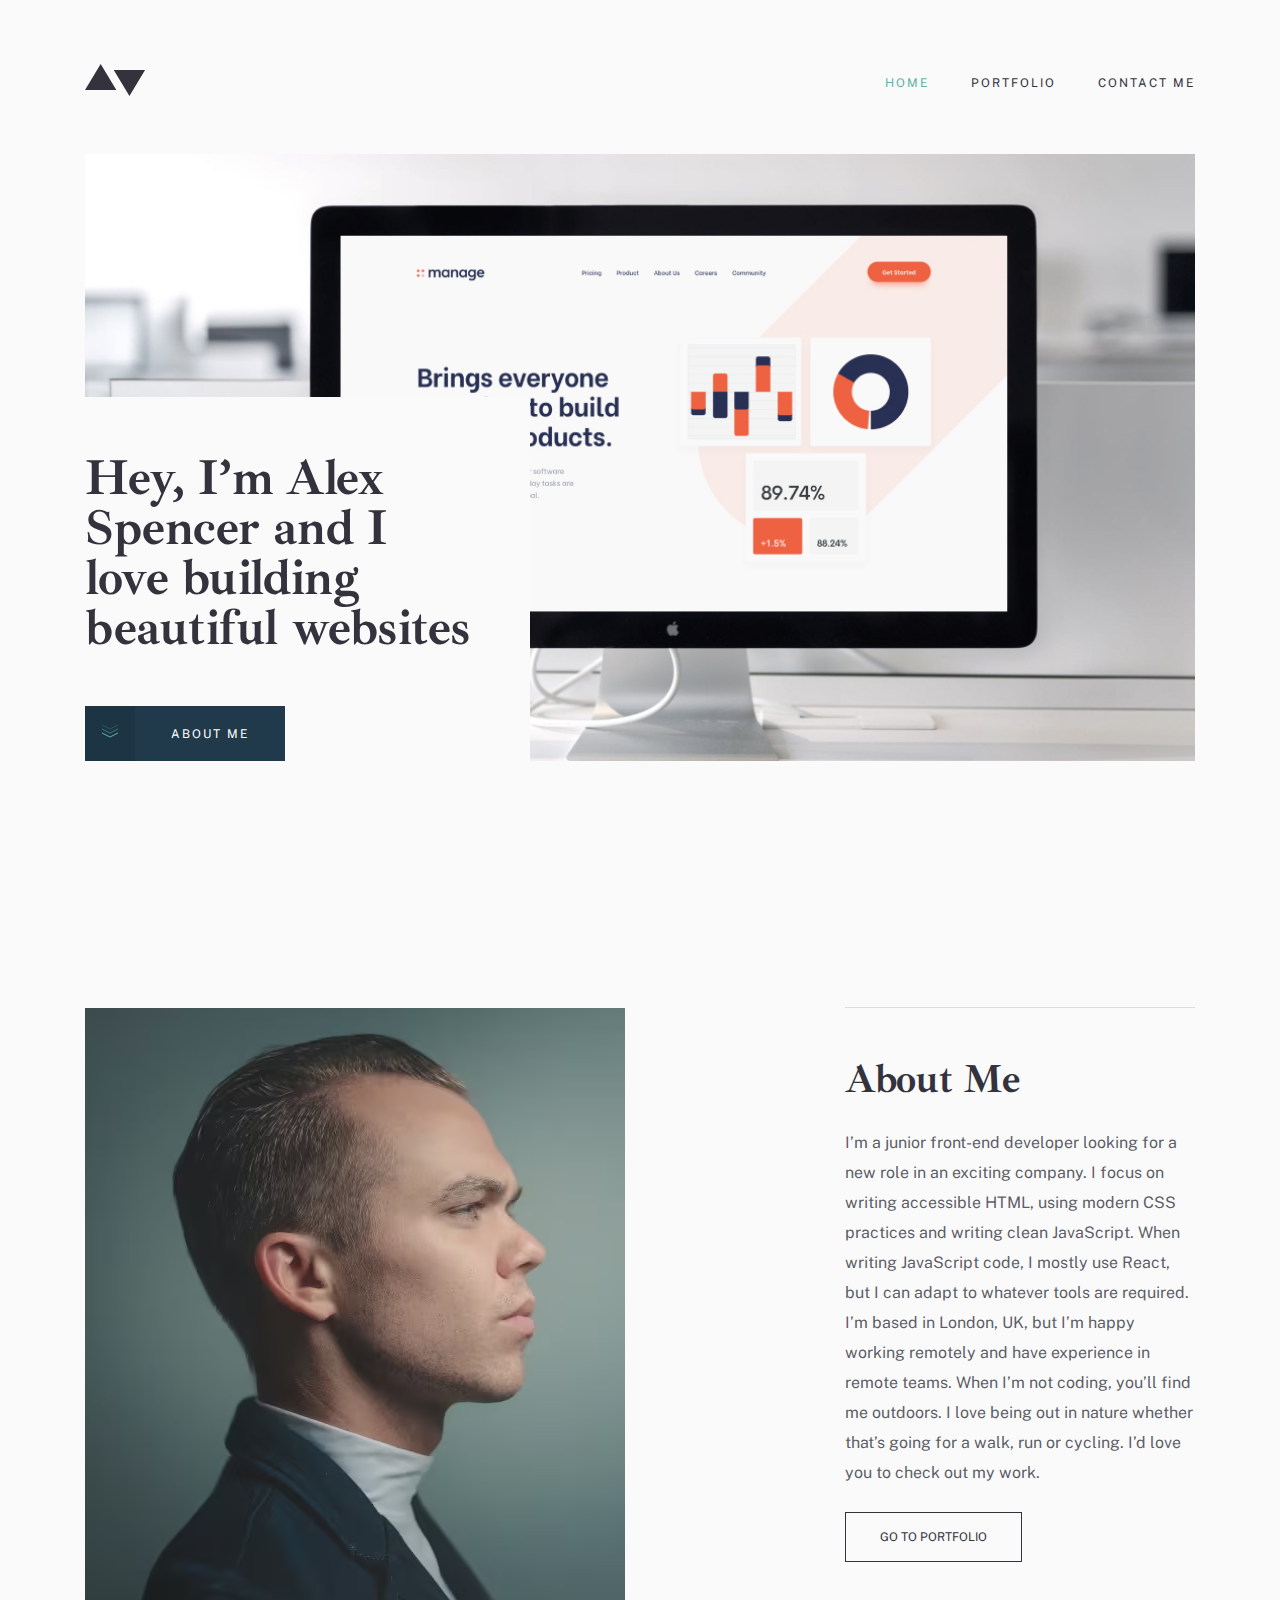
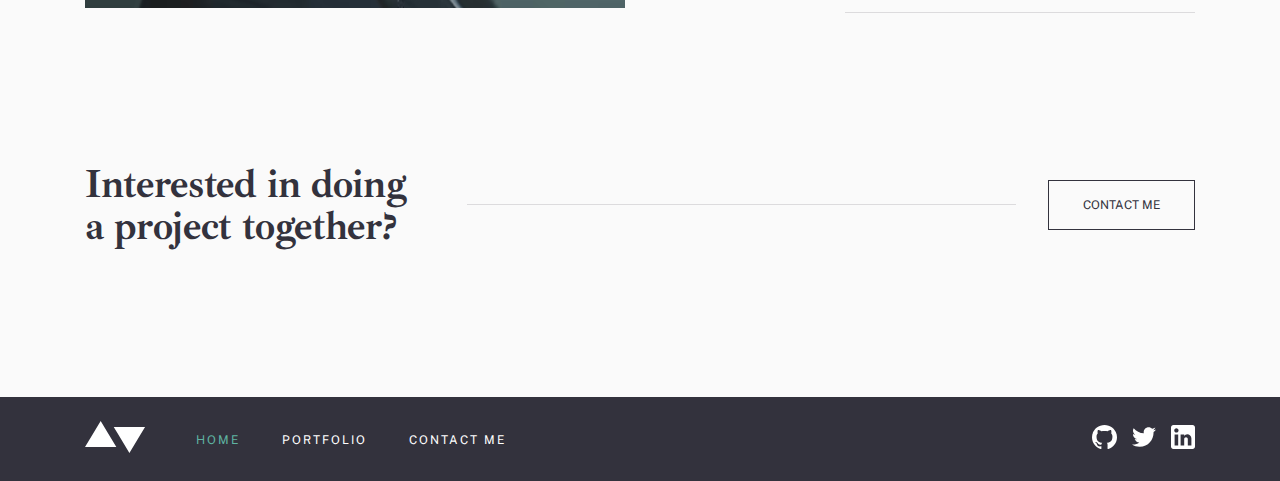
<file: index.html>
<!DOCTYPE html>
<html lang="en">
<head>
    <meta charset="UTF-8">
    <meta http-equiv="X-UA-Compatible" content="IE=edge">
    <meta name="viewport" content="width=device-width, initial-scale=1.0">
    <link rel="stylesheet" href="css/main.css">
    <title>Portfolio</title>
</head>
<body>
    <header class="site-header">
        <h1 class="visually-hidden">Portfolio</h1>
        <div class="site-header__container container">
            <a class="site-header__logo-link" href="#">
                <svg width="61" height="32" viewBox="0 0 61 32" fill="currentcolor" xmlns="http://www.w3.org/2000/svg">
                    <path id="Combined Shape" fill-rule="evenodd" clip-rule="evenodd" d="M31.3469 26.1224L15.6735 0L0 26.1224H31.3469ZM60.0816 5.87755L44.4082 32L28.7347 5.87755H60.0816Z"/>
                </svg> 
            </a>
            <button class="site-header__button">
                <svg class="site-header__button-icon" width="24" height="13" viewBox="0 0 24 13" fill="#33323D" xmlns="http://www.w3.org/2000/svg">
                    <rect width="24" height="1" />
                    <rect y="6" width="24" height="1"/>
                    <rect y="12" width="24" height="1"/>
                </svg>
            </button>
            <nav class="site-header__nav site-nav">
                <ul class="site-header__nav-list site-nav__list">
                    <li class="site-header__nav-item site-nav__item"><a class="site-header__nav-item-link site-nav__item-link site-nav__item-link--active" href="index.html">home</a></li>
                    <li class="site-header__nav-item site-nav__item"><a class="site-header__nav-item-link site-nav__item-link" href="portfolio.html">portfolio</a></li>
                    <li class="site-header__nav-item site-nav__item"><a class="site-header__nav-item-link site-nav__item-link" href="contactme.html">contact me</a></li>
                </ul>
            </nav>
        </div>
    </header>
    <main class="site-main">
        <div class="site-main__container container">
            <section class="hero-section">
                <h2 class="visually-hidden">About Profession</h2>
                <div class="hero-section__box">
                    <p class="hero-section__desc">
                        Hey, I’m Alex Spencer and I love building beautiful websites
                    </p>
                    <a class="button-primary" href="#about me">
                        <div class="button-primary__box">
                            <svg class="button-primary__icon" width="18"  stroke="currentcolor" height="14" viewBox="0 0 18 14" fill="none" xmlns="http://www.w3.org/2000/svg">
                                <g id="Group 3">
                                <path id="Path 6" d="M1 9L9 13L17 9"/>
                                <path id="Path 6 Copy" opacity="0.5" d="M1 5L9 9L17 5" />
                                <path id="Path 6 Copy 2" opacity="0.25" d="M1 1L9 5L17 1"/>
                                </g>
                            </svg>
                        </div>
                        <p class="button-primary__desc">ABOUT ME</p>
                    </a>
                </div>
            </section>
            <section class="aboutMe-section">
                <picture class="aboutMe-section__img">
                    <source media="(max-width: 935px) and (min-width: 678px)" srcset="img/main/person-tablet.jpg" width="281" height="600">
                    <source srcset="img/main/person.avif" type="image/avif">
                    <source srcset="img/main/person.webp" type="image/webp">  
                    <img src="img/main/person.jpg" srcset="img/main/person.jpg 1x, img/main/person@2x.jpg 2x" width="540" height="600" alt="">
                </picture>
                <div class="aboutMe-section__box">
                    <h2 class="aboutMe-section__title" id="about me">About Me</h2>
                    <p class="aboutMe-section__subtitle">
                        I’m a junior front-end developer looking for a new role in an exciting company. 
                        I focus on writing accessible HTML, using modern CSS practices and writing clean 
                        JavaScript. When writing JavaScript code, I mostly use React, but I can adapt to 
                        whatever tools are required. I’m based in London, UK, but I’m happy working remotely 
                        and have experience in remote teams. When I’m not coding, you’ll find me outdoors. 
                        I love being out in nature whether that’s going for a walk, run or cycling. I’d love 
                        you to check out my work.
                    </p>
                    <a class="button-secondary" href="#">GO TO PORTFOLIO</a>
                </div>
            </section>
            <section class="cta-section">
                <h2 class="visually-hidden">Contact me</h2>
                <p class="cta-section-desc">
                    Interested in doing a project together?
                </p>
                <div class="cta-section__line"></div>
                <a class="button-secondary" href="contactme.html">CONTACT ME</a>
            </section>
        </div>
    </main>
    <footer class="site-footer">
        <div class="site-footer__container container">
            <div class="site-footer__box">
                <a class="site-footer__logo-link" href="#">
                    <svg width="61" height="32" viewBox="0 0 61 32" fill="currentcolor" xmlns="http://www.w3.org/2000/svg">
                        <path id="Combined Shape" fill-rule="evenodd" clip-rule="evenodd" d="M31.3469 26.1224L15.6735 0L0 26.1224H31.3469ZM60.0816 5.87755L44.4082 32L28.7347 5.87755H60.0816Z"/>
                    </svg> 
                </a>
                <nav class="site-footer__nav site-nav">
                    <ul class="site-footer__list site-nav__list">
                        <li class="site-nav__item site-footer__item"><a class="site-nav__item-link site-nav__item-link--active" href="index.html">home</a></li>
                        <li class="site-nav__item site-footer__item"><a class="site-nav__item-link site-nav__item-link--white" href="portfolio.html">portfolio</a></li>
                        <li class="site-nav__item site-footer__item"><a class="site-nav__item-link site-nav__item-link--white" href="contactme.html">contact me</a></li>
                    </ul>
                </nav>
            </div>
            <div class="social-box">
                <a class="social-box__link" href="#">
                    <svg width="25" height="24" viewBox="0 0 25 24" fill="currentcolor" xmlns="http://www.w3.org/2000/svg">
                        <path d="M12.5 0C5.59375 0 0 5.50948 0 12.3045C0 17.742 3.58125 22.3531 8.54688 23.9788C9.17188 24.0946 9.40104 23.7137 9.40104 23.3871C9.40104 23.095 9.39062 22.3207 9.38542 21.295C5.90833 22.0369 5.175 19.6442 5.175 19.6442C4.60625 18.2241 3.78437 17.8443 3.78437 17.8443C2.65208 17.0815 3.87188 17.0971 3.87188 17.0971C5.12708 17.1827 5.78646 18.3649 5.78646 18.3649C6.90104 20.2463 8.7125 19.7027 9.42708 19.3886C9.53958 18.5924 9.86146 18.0509 10.2188 17.743C7.44271 17.4352 4.525 16.3771 4.525 11.6628C4.525 10.3198 5.00937 9.22212 5.81146 8.36127C5.67083 8.05031 5.24896 6.7992 5.92083 5.10462C5.92083 5.10462 6.96771 4.77489 9.35833 6.36617C10.3583 6.09278 11.4208 5.95713 12.4833 5.95087C13.5458 5.95713 14.6083 6.09278 15.6083 6.36617C17.9833 4.77489 19.0302 5.10462 19.0302 5.10462C19.7021 6.7992 19.2802 8.05031 19.1552 8.36127C19.9521 9.22212 20.4365 10.3198 20.4365 11.6628C20.4365 16.3897 17.5146 17.43 14.7333 17.7326C15.1708 18.102 15.5771 18.8564 15.5771 20.0094C15.5771 21.656 15.5615 22.9791 15.5615 23.3788C15.5615 23.7012 15.7802 24.0862 16.4208 23.9631C21.4219 22.3478 25 17.7336 25 12.3045C25 5.50948 19.4031 0 12.5 0V0Z"/>
                    </svg>
                </a>
                <a class="social-box__link" href="#">
                    <svg width="24" height="20" viewBox="0 0 24 20" fill="currentcolor" xmlns="http://www.w3.org/2000/svg">
                        <path d="M24 2.55699C23.117 2.94899 22.168 3.21299 21.172 3.33199C22.189 2.72299 22.97 1.75799 23.337 0.607986C22.386 1.17199 21.332 1.58199 20.21 1.80299C19.313 0.845986 18.032 0.247986 16.616 0.247986C13.437 0.247986 11.101 3.21399 11.819 6.29299C7.728 6.08799 4.1 4.12799 1.671 1.14899C0.381 3.36199 1.002 6.25699 3.194 7.72299C2.388 7.69699 1.628 7.47599 0.965 7.10699C0.911 9.38799 2.546 11.522 4.914 11.997C4.221 12.185 3.462 12.229 2.69 12.081C3.316 14.037 5.134 15.46 7.29 15.5C5.22 17.123 2.612 17.848 0 17.54C2.179 18.937 4.768 19.752 7.548 19.752C16.69 19.752 21.855 12.031 21.543 5.10599C22.505 4.41099 23.34 3.54399 24 2.55699Z"/>
                    </svg> 
                </a>
                <a class="social-box__link" href="#">
                    <svg width="24" height="24" viewBox="0 0 24 24" fill="currentcolor" xmlns="http://www.w3.org/2000/svg">
                        <path fill-rule="evenodd" clip-rule="evenodd" d="M2.4 0H21.6C22.92 0 24 1.08 24 2.4V21.6C24 22.92 22.92 24 21.6 24H2.4C1.08 24 0 22.92 0 21.6V2.4C0 1.08 1.08 0 2.4 0ZM3.6 20.4H7.2V9.6H3.6V20.4ZM5.4 7.56C4.2 7.56 3.24 6.6 3.24 5.4C3.24 4.2 4.2 3.24 5.4 3.24C6.6 3.24 7.56 4.2 7.56 5.4C7.56 6.6 6.6 7.56 5.4 7.56ZM16.8 20.4H20.4V13.56C20.4 11.28 18.48 9.36 16.2 9.36C15.12 9.36 13.8 10.08 13.2 11.04V9.6H9.6V20.4H13.2V14.04C13.2 13.08 14.04 12.24 15 12.24C15.96 12.24 16.8 13.08 16.8 14.04V20.4Z"/>
                    </svg>
                </a>
            </div>
        </div>
    </footer>
    <script src="js/index.js" ></script>
</body>
</html>
</file>
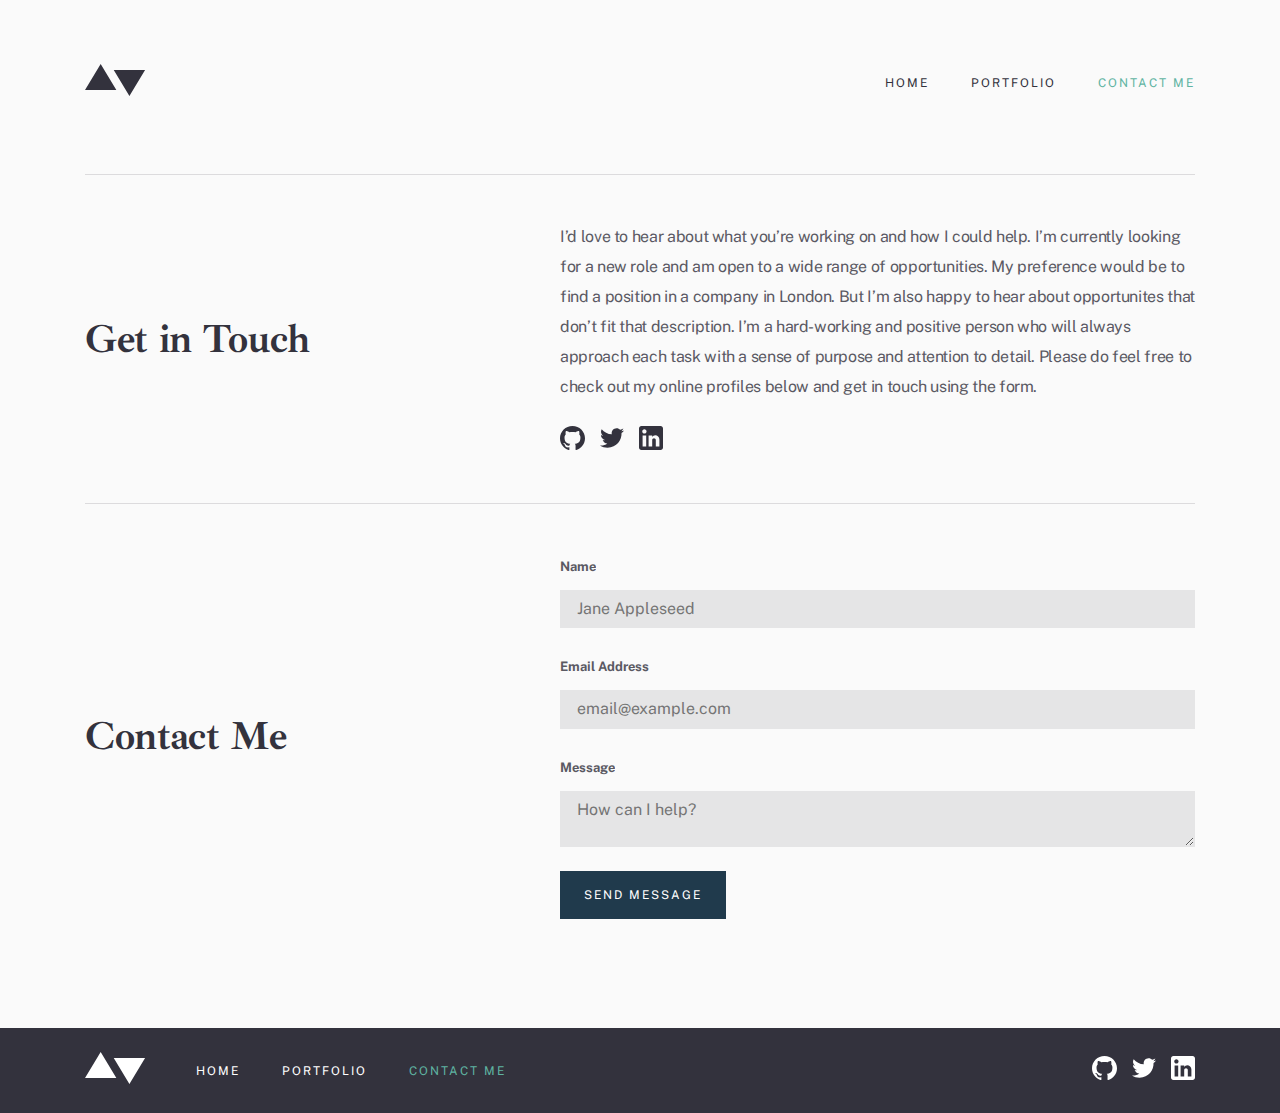
<file: contactme.html>
<!DOCTYPE html>
<html lang="en">
<head>
    <meta charset="UTF-8">
    <meta http-equiv="X-UA-Compatible" content="IE=edge">
    <meta name="viewport" content="width=device-width, initial-scale=1.0">
    <link rel="stylesheet" href="css/main.css">
    <title>Contact Me</title>
</head>
<body>
    <header class="site-header">
        <h1 class="visually-hidden">Contact Iformation</h1>
        <div class="site-header__container container">
            <a class="site-header__logo-link" href="#">
                <svg width="61" height="32" viewBox="0 0 61 32" fill="currentcolor" xmlns="http://www.w3.org/2000/svg">
                    <path id="Combined Shape" fill-rule="evenodd" clip-rule="evenodd" d="M31.3469 26.1224L15.6735 0L0 26.1224H31.3469ZM60.0816 5.87755L44.4082 32L28.7347 5.87755H60.0816Z"/>
                </svg> 
            </a>
            <button class="site-header__button">
                <svg class="site-header__button-icon" width="24" height="13" viewBox="0 0 24 13" fill="#33323D" xmlns="http://www.w3.org/2000/svg">
                    <rect width="24" height="1" />
                    <rect y="6" width="24" height="1"/>
                    <rect y="12" width="24" height="1"/>
                </svg>
            </button>
            <nav class="site-header__nav site-nav">
                <ul class="site-header__nav-list site-nav__list">
                    <li class="site-header__nav-item site-nav__item"><a class="site-header__nav-item-link site-nav__item-link" href="index.html">home</a></li>
                    <li class="site-header__nav-item site-nav__item"><a class="site-header__nav-item-link site-nav__item-link" href="portfolio.html">portfolio</a></li>
                    <li class="site-header__nav-item site-nav__item"><a class="site-header__nav-item-link site-nav__item-link  site-nav__item-link--active" href="contactme.html">contact me</a></li>
                </ul>
            </nav>
        </div>
    </header>
    <main class="site-main">
        <div class="site-main__container container">
            <section class="get-in-touch-section">
                <h2 class="get-in-touch-section__title">Get in Touch</h2>
                <div class="get-in-touch-section__box">
                    <p class="get-in-touch-section__desc">
                        I’d love to hear about what you’re working on and how I could help. 
                        I’m currently looking for a new role and am open to a wide range of 
                        opportunities. My preference would be to find a position in a company 
                        in London. But I’m also happy to hear about opportunites that don’t 
                        fit that description. I’m a hard-working and positive person who will 
                        always approach each task with a sense of purpose and attention to detail. 
                        Please do feel free to check out my online profiles below and get in touch 
                        using the form.
                    </p>
                    <div class="social-box">
                        <a class="social-box__link social-box__link--black" href="#">
                            <svg width="25" height="24" viewBox="0 0 25 24" fill="currentcolor" xmlns="http://www.w3.org/2000/svg">
                                <path d="M12.5 0C5.59375 0 0 5.50948 0 12.3045C0 17.742 3.58125 22.3531 8.54688 23.9788C9.17188 24.0946 9.40104 23.7137 9.40104 23.3871C9.40104 23.095 9.39062 22.3207 9.38542 21.295C5.90833 22.0369 5.175 19.6442 5.175 19.6442C4.60625 18.2241 3.78437 17.8443 3.78437 17.8443C2.65208 17.0815 3.87188 17.0971 3.87188 17.0971C5.12708 17.1827 5.78646 18.3649 5.78646 18.3649C6.90104 20.2463 8.7125 19.7027 9.42708 19.3886C9.53958 18.5924 9.86146 18.0509 10.2188 17.743C7.44271 17.4352 4.525 16.3771 4.525 11.6628C4.525 10.3198 5.00937 9.22212 5.81146 8.36127C5.67083 8.05031 5.24896 6.7992 5.92083 5.10462C5.92083 5.10462 6.96771 4.77489 9.35833 6.36617C10.3583 6.09278 11.4208 5.95713 12.4833 5.95087C13.5458 5.95713 14.6083 6.09278 15.6083 6.36617C17.9833 4.77489 19.0302 5.10462 19.0302 5.10462C19.7021 6.7992 19.2802 8.05031 19.1552 8.36127C19.9521 9.22212 20.4365 10.3198 20.4365 11.6628C20.4365 16.3897 17.5146 17.43 14.7333 17.7326C15.1708 18.102 15.5771 18.8564 15.5771 20.0094C15.5771 21.656 15.5615 22.9791 15.5615 23.3788C15.5615 23.7012 15.7802 24.0862 16.4208 23.9631C21.4219 22.3478 25 17.7336 25 12.3045C25 5.50948 19.4031 0 12.5 0V0Z"/>
                            </svg>
                        </a>
                        <a class="social-box__link social-box__link--black" href="#">
                            <svg width="24" height="20" viewBox="0 0 24 20" fill="currentcolor" xmlns="http://www.w3.org/2000/svg">
                                <path d="M24 2.55699C23.117 2.94899 22.168 3.21299 21.172 3.33199C22.189 2.72299 22.97 1.75799 23.337 0.607986C22.386 1.17199 21.332 1.58199 20.21 1.80299C19.313 0.845986 18.032 0.247986 16.616 0.247986C13.437 0.247986 11.101 3.21399 11.819 6.29299C7.728 6.08799 4.1 4.12799 1.671 1.14899C0.381 3.36199 1.002 6.25699 3.194 7.72299C2.388 7.69699 1.628 7.47599 0.965 7.10699C0.911 9.38799 2.546 11.522 4.914 11.997C4.221 12.185 3.462 12.229 2.69 12.081C3.316 14.037 5.134 15.46 7.29 15.5C5.22 17.123 2.612 17.848 0 17.54C2.179 18.937 4.768 19.752 7.548 19.752C16.69 19.752 21.855 12.031 21.543 5.10599C22.505 4.41099 23.34 3.54399 24 2.55699Z"/>
                            </svg> 
                        </a>
                        <a class="social-box__linkm social-box__link--black" href="#">
                            <svg width="24" height="24" viewBox="0 0 24 24" fill="currentcolor" xmlns="http://www.w3.org/2000/svg">
                                <path fill-rule="evenodd" clip-rule="evenodd" d="M2.4 0H21.6C22.92 0 24 1.08 24 2.4V21.6C24 22.92 22.92 24 21.6 24H2.4C1.08 24 0 22.92 0 21.6V2.4C0 1.08 1.08 0 2.4 0ZM3.6 20.4H7.2V9.6H3.6V20.4ZM5.4 7.56C4.2 7.56 3.24 6.6 3.24 5.4C3.24 4.2 4.2 3.24 5.4 3.24C6.6 3.24 7.56 4.2 7.56 5.4C7.56 6.6 6.6 7.56 5.4 7.56ZM16.8 20.4H20.4V13.56C20.4 11.28 18.48 9.36 16.2 9.36C15.12 9.36 13.8 10.08 13.2 11.04V9.6H9.6V20.4H13.2V14.04C13.2 13.08 14.04 12.24 15 12.24C15.96 12.24 16.8 13.08 16.8 14.04V20.4Z"/>
                            </svg>
                        </a>
                    </div>
                </div>
            </section>
            <section class="contactme-section">
                <h2 class="contactme-section__title">Contact Me</h2>
                <form class="contactme-section__form" action="https://echo.htmlacademy.ru/" method="post">
                    <div class="contactme-section__box">
                        <label for="input1" class="contactme-section__box-desc">Name</label>
                        <input id="input1" class="contactme-section__box-input" name="user_name" required placeholder="Jane Appleseed" type="text">
                        <p class="contactme-section__box-error">This field is required</p>
                    </div>
                    <div class="contactme-section__box">
                        <label for="input2" class="contactme-section__box-desc">Email Address</label>
                        <input id="input2" class="contactme-section__box-input" name="user_email" required placeholder="email@example.com" type="email">
                        <p class="contactme-section__box-error">This field is required</p>
                    </div>
                    <div class="contactme-section__box">
                        <label for="input3" class="contactme-section__box-desc">Message</label>
                        <textarea id="input3" class="contactme-section__box-input" name="user_text" required placeholder="How can I help?"></textarea>
                        <p class="contactme-section__box-error">This field is required</p>
                    </div>
                    <button class="contactme-section__box-button" type="submit">SEND MESSAGE</button>
                </form>
            </section>
        </div>
    </main>
    <footer class="site-footer">
        <div class="site-footer__container container">
            <div class="site-footer__box">
                <a class="site-footer__logo-link" href="#">
                    <svg width="61" height="32" viewBox="0 0 61 32" fill="currentcolor" xmlns="http://www.w3.org/2000/svg">
                        <path id="Combined Shape" fill-rule="evenodd" clip-rule="evenodd" d="M31.3469 26.1224L15.6735 0L0 26.1224H31.3469ZM60.0816 5.87755L44.4082 32L28.7347 5.87755H60.0816Z"/>
                    </svg> 
                </a>
                <nav class="site-footer__nav site-nav">
                    <ul class="site-footer__list site-nav__list">
                        <li class="site-nav__item site-footer__item"><a class="site-nav__item-link site-nav__item-link--white" href="index.html">home</a></li>
                        <li class="site-nav__item site-footer__item"><a class="site-nav__item-link site-nav__item-link--white" href="portfolio.html">portfolio</a></li>
                        <li class="site-nav__item site-footer__item"><a class="site-nav__item-link site-nav__item-link--active" href="contactme.html">contact me</a></li>
                    </ul>
                </nav>
            </div>
            <div class="social-box">
                <a class="social-box__link" href="#">
                    <svg width="25" height="24" viewBox="0 0 25 24" fill="currentcolor" xmlns="http://www.w3.org/2000/svg">
                        <path d="M12.5 0C5.59375 0 0 5.50948 0 12.3045C0 17.742 3.58125 22.3531 8.54688 23.9788C9.17188 24.0946 9.40104 23.7137 9.40104 23.3871C9.40104 23.095 9.39062 22.3207 9.38542 21.295C5.90833 22.0369 5.175 19.6442 5.175 19.6442C4.60625 18.2241 3.78437 17.8443 3.78437 17.8443C2.65208 17.0815 3.87188 17.0971 3.87188 17.0971C5.12708 17.1827 5.78646 18.3649 5.78646 18.3649C6.90104 20.2463 8.7125 19.7027 9.42708 19.3886C9.53958 18.5924 9.86146 18.0509 10.2188 17.743C7.44271 17.4352 4.525 16.3771 4.525 11.6628C4.525 10.3198 5.00937 9.22212 5.81146 8.36127C5.67083 8.05031 5.24896 6.7992 5.92083 5.10462C5.92083 5.10462 6.96771 4.77489 9.35833 6.36617C10.3583 6.09278 11.4208 5.95713 12.4833 5.95087C13.5458 5.95713 14.6083 6.09278 15.6083 6.36617C17.9833 4.77489 19.0302 5.10462 19.0302 5.10462C19.7021 6.7992 19.2802 8.05031 19.1552 8.36127C19.9521 9.22212 20.4365 10.3198 20.4365 11.6628C20.4365 16.3897 17.5146 17.43 14.7333 17.7326C15.1708 18.102 15.5771 18.8564 15.5771 20.0094C15.5771 21.656 15.5615 22.9791 15.5615 23.3788C15.5615 23.7012 15.7802 24.0862 16.4208 23.9631C21.4219 22.3478 25 17.7336 25 12.3045C25 5.50948 19.4031 0 12.5 0V0Z"/>
                    </svg>
                </a>
                <a class="social-box__link" href="#">
                    <svg width="24" height="20" viewBox="0 0 24 20" fill="currentcolor" xmlns="http://www.w3.org/2000/svg">
                        <path d="M24 2.55699C23.117 2.94899 22.168 3.21299 21.172 3.33199C22.189 2.72299 22.97 1.75799 23.337 0.607986C22.386 1.17199 21.332 1.58199 20.21 1.80299C19.313 0.845986 18.032 0.247986 16.616 0.247986C13.437 0.247986 11.101 3.21399 11.819 6.29299C7.728 6.08799 4.1 4.12799 1.671 1.14899C0.381 3.36199 1.002 6.25699 3.194 7.72299C2.388 7.69699 1.628 7.47599 0.965 7.10699C0.911 9.38799 2.546 11.522 4.914 11.997C4.221 12.185 3.462 12.229 2.69 12.081C3.316 14.037 5.134 15.46 7.29 15.5C5.22 17.123 2.612 17.848 0 17.54C2.179 18.937 4.768 19.752 7.548 19.752C16.69 19.752 21.855 12.031 21.543 5.10599C22.505 4.41099 23.34 3.54399 24 2.55699Z"/>
                    </svg> 
                </a>
                <a class="social-box__link" href="#">
                    <svg width="24" height="24" viewBox="0 0 24 24" fill="currentcolor" xmlns="http://www.w3.org/2000/svg">
                        <path fill-rule="evenodd" clip-rule="evenodd" d="M2.4 0H21.6C22.92 0 24 1.08 24 2.4V21.6C24 22.92 22.92 24 21.6 24H2.4C1.08 24 0 22.92 0 21.6V2.4C0 1.08 1.08 0 2.4 0ZM3.6 20.4H7.2V9.6H3.6V20.4ZM5.4 7.56C4.2 7.56 3.24 6.6 3.24 5.4C3.24 4.2 4.2 3.24 5.4 3.24C6.6 3.24 7.56 4.2 7.56 5.4C7.56 6.6 6.6 7.56 5.4 7.56ZM16.8 20.4H20.4V13.56C20.4 11.28 18.48 9.36 16.2 9.36C15.12 9.36 13.8 10.08 13.2 11.04V9.6H9.6V20.4H13.2V14.04C13.2 13.08 14.04 12.24 15 12.24C15.96 12.24 16.8 13.08 16.8 14.04V20.4Z"/>
                    </svg>
                </a>
            </div>
        </div>
    </footer>
    <script src="js/index.js" ></script>
</body>
</html>
</file>
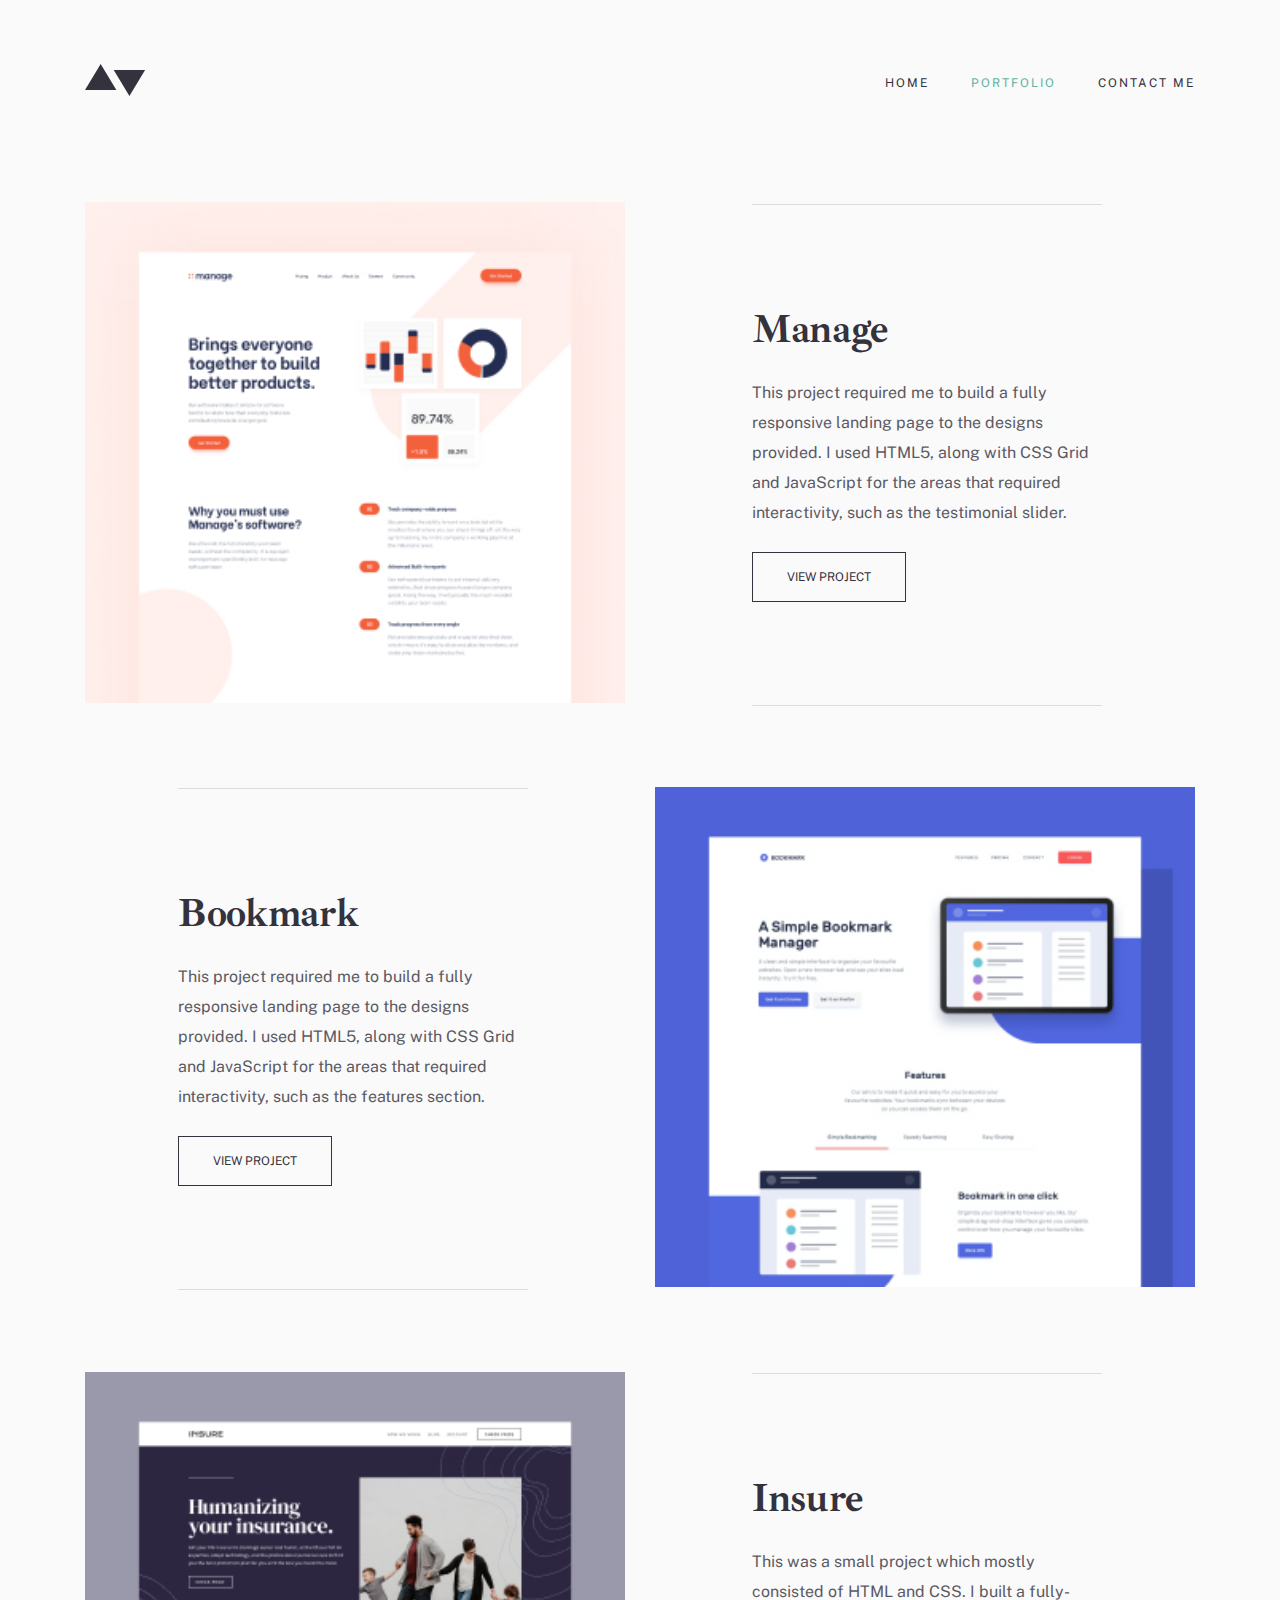
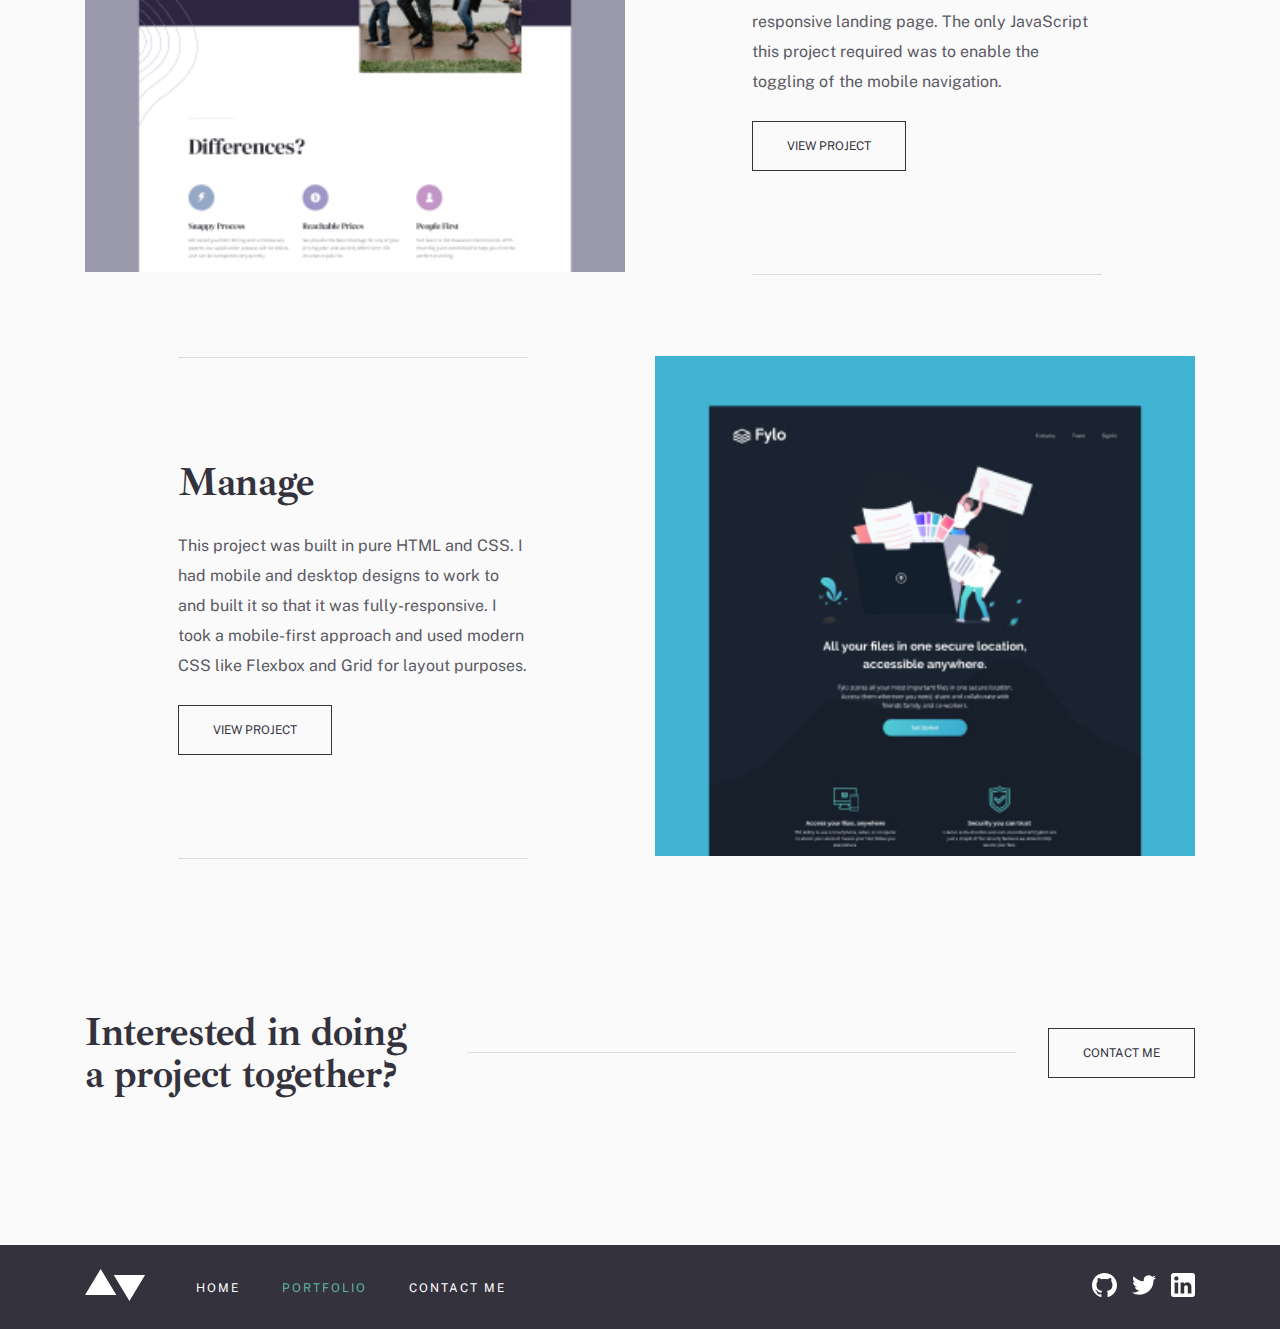
<file: portfolio.html>
<!DOCTYPE html>
<html lang="en">
<head>
    <meta charset="UTF-8">
    <meta http-equiv="X-UA-Compatible" content="IE=edge">
    <meta name="viewport" content="width=device-width, initial-scale=1.0">
    <link rel="stylesheet" href="css/main.css">
    <title>Portfolio</title>
</head>
<body>
    <header class="site-header">
        <h1 class="visually-hidden">Portfolio</h1>
        <div class="site-header__container container">
            <a class="site-header__logo-link" href="#">
                <svg width="61" height="32" viewBox="0 0 61 32" fill="currentcolor" xmlns="http://www.w3.org/2000/svg">
                    <path id="Combined Shape" fill-rule="evenodd" clip-rule="evenodd" d="M31.3469 26.1224L15.6735 0L0 26.1224H31.3469ZM60.0816 5.87755L44.4082 32L28.7347 5.87755H60.0816Z"/>
                </svg> 
            </a>
            <button class="site-header__button">
                <svg class="site-header__button-icon" width="24" height="13" viewBox="0 0 24 13" fill="#33323D" xmlns="http://www.w3.org/2000/svg">
                    <rect width="24" height="1" />
                    <rect y="6" width="24" height="1"/>
                    <rect y="12" width="24" height="1"/>
                </svg>
            </button>
            <nav class="site-header__nav site-nav">
                <ul class="site-header__nav-list site-nav__list">
                    <li class="site-header__nav-item site-nav__item"><a class="site-header__nav-item-link site-nav__item-link" href="index.html">home</a></li>
                    <li class="site-header__nav-item site-nav__item"><a class="site-header__nav-item-link site-nav__item-link  site-nav__item-link--active" href="portfolio.html">portfolio</a></li>
                    <li class="site-header__nav-item site-nav__item"><a class="site-header__nav-item-link site-nav__item-link" href="contactme.html">contact me</a></li>
                </ul>
            </nav>
        </div>
    </header>
    <main class="site-main">
        <div class="site-main__container container">
            <section class="set-section">
                <div class="set-section__box">
                    <pictute class="set-section__img">
                        <source srcset="img/main/manage.avif" type="image/avif">
                        <source srcset="img/main/manage.webp" type="image/webp">
                        <img src="img/main/manage.jpg" srcset="img/main/manage.jpg 1x, img/main/manage@2x.jpg 2x" width="540" height="500" alt="manage.com">
                    </pictute>
                    <div class="set-section__content">
                        <h2 class="set-section__title">Manage</h2>
                        <p class="set-section__subtitle">
                            This project required me to build a fully responsive landing page to 
                            the designs provided. I used HTML5, along with CSS Grid and JavaScript 
                            for the areas that required interactivity, such as the testimonial slider.
                        </p>
                        <a class="button-secondary" href="#">VIEW PROJECT</a>
                    </div>
                </div>
                <div class="set-section__box">
                    <pictute class="set-section__img">
                        <source srcset="img/main/bookmatk.avif" type="image/avif">
                        <source srcset="img/main/bookmark.webp" type="image/webp">
                        <img src="img/main/bookmark.jpg" srcset="img/main/bookmark.jpg 1x, img/main/bookmark@2x.jpg 2x" width="540" height="500" alt="bookmark.com">
                    </pictute>
                    <div class="set-section__content">
                        <h2 class="set-section__title">Bookmark</h2>
                        <p class="set-section__subtitle">
                            This project required me to build a fully responsive landing page to 
                            the designs provided. I used HTML5, along with CSS Grid and JavaScript 
                            for the areas that required interactivity, such as the features section.
                        </p>
                        <a class="button-secondary" href="#">VIEW PROJECT</a>
                    </div>
                </div>
                <div class="set-section__box">
                    <pictute class="set-section__img">
                        <source srcset="img/main/insure.avif" type="image/avif">
                        <source srcset="img/main/insure.webp" type="image/webp">
                        <img src="img/main/insure.jpg" srcset="img/main/insure.jpg 1x, img/main/insure@2x.jpg 2x" width="540" height="500" alt="insure.com">
                    </pictute>
                    <div class="set-section__content">
                        <h2 class="set-section__title">Insure</h2>
                        <p class="set-section__subtitle">
                            This was a small project which mostly consisted of HTML and CSS. I built a 
                            fully-responsive landing page. The only JavaScript this project required was 
                            to enable the toggling of the mobile navigation.
                        </p>
                        <a class="button-secondary" href="#">VIEW PROJECT</a>
                    </div>
                </div>
                <div class="set-section__box">
                    <pictute class="set-section__img">
                        <source srcset="img/main/fylo.avif" type="image/avif">
                        <source srcset="img/main/fylo.webp" type="image/webp">
                        <img src="img/main/fylo.jpg" srcset="img/main/fylo.jpg 1x, img/main/fylo@2x.jpg 2x" width="540" height="500" alt="manage.com">
                    </pictute>
                    <div class="set-section__content">
                        <h2 class="set-section__title">Manage</h2>
                        <p class="set-section__subtitle">
                            This project was built in pure HTML and CSS. I had mobile and desktop designs 
                            to work to and built it so that it was fully-responsive. I took a mobile-first 
                            approach and used modern CSS like Flexbox and Grid for layout purposes.
                        </p>
                        <a class="button-secondary" href="#">VIEW PROJECT</a>
                    </div>
                </div>
            </section>
            <section class="cta-section">
                <h2 class="visually-hidden">Contact me</h2>
                <p class="cta-section-desc">
                    Interested in doing a project together?
                </p>
                <div class="cta-section__line"></div>
                <a class="button-secondary" href="contactme.html">CONTACT ME</a>
            </section>
        </div>
    </main>
    <footer class="site-footer">
        <div class="site-footer__container container">
            <div class="site-footer__box">
                <a class="site-footer__logo-link" href="#">
                    <svg width="61" height="32" viewBox="0 0 61 32" fill="currentcolor" xmlns="http://www.w3.org/2000/svg">
                        <path id="Combined Shape" fill-rule="evenodd" clip-rule="evenodd" d="M31.3469 26.1224L15.6735 0L0 26.1224H31.3469ZM60.0816 5.87755L44.4082 32L28.7347 5.87755H60.0816Z"/>
                    </svg> 
                </a>
                <nav class="site-footer__nav site-nav">
                    <ul class="site-footer__list site-nav__list">
                        <li class="site-nav__item site-footer__item"><a class="site-nav__item-link site-nav__item-link--white" href="index.html">home</a></li>
                        <li class="site-nav__item site-footer__item"><a class="site-nav__item-link site-nav__item-link--active" href="portfolio.html">portfolio</a></li>
                        <li class="site-nav__item site-footer__item"><a class="site-nav__item-link site-nav__item-link--white" href="contactme.html">contact me</a></li>
                    </ul>
                </nav>
            </div>
            <div class="social-box">
                <a class="social-box__link" href="#">
                    <svg width="25" height="24" viewBox="0 0 25 24" fill="currentcolor" xmlns="http://www.w3.org/2000/svg">
                        <path d="M12.5 0C5.59375 0 0 5.50948 0 12.3045C0 17.742 3.58125 22.3531 8.54688 23.9788C9.17188 24.0946 9.40104 23.7137 9.40104 23.3871C9.40104 23.095 9.39062 22.3207 9.38542 21.295C5.90833 22.0369 5.175 19.6442 5.175 19.6442C4.60625 18.2241 3.78437 17.8443 3.78437 17.8443C2.65208 17.0815 3.87188 17.0971 3.87188 17.0971C5.12708 17.1827 5.78646 18.3649 5.78646 18.3649C6.90104 20.2463 8.7125 19.7027 9.42708 19.3886C9.53958 18.5924 9.86146 18.0509 10.2188 17.743C7.44271 17.4352 4.525 16.3771 4.525 11.6628C4.525 10.3198 5.00937 9.22212 5.81146 8.36127C5.67083 8.05031 5.24896 6.7992 5.92083 5.10462C5.92083 5.10462 6.96771 4.77489 9.35833 6.36617C10.3583 6.09278 11.4208 5.95713 12.4833 5.95087C13.5458 5.95713 14.6083 6.09278 15.6083 6.36617C17.9833 4.77489 19.0302 5.10462 19.0302 5.10462C19.7021 6.7992 19.2802 8.05031 19.1552 8.36127C19.9521 9.22212 20.4365 10.3198 20.4365 11.6628C20.4365 16.3897 17.5146 17.43 14.7333 17.7326C15.1708 18.102 15.5771 18.8564 15.5771 20.0094C15.5771 21.656 15.5615 22.9791 15.5615 23.3788C15.5615 23.7012 15.7802 24.0862 16.4208 23.9631C21.4219 22.3478 25 17.7336 25 12.3045C25 5.50948 19.4031 0 12.5 0V0Z"/>
                    </svg>
                </a>
                <a class="social-box__link" href="#">
                    <svg width="24" height="20" viewBox="0 0 24 20" fill="currentcolor" xmlns="http://www.w3.org/2000/svg">
                        <path d="M24 2.55699C23.117 2.94899 22.168 3.21299 21.172 3.33199C22.189 2.72299 22.97 1.75799 23.337 0.607986C22.386 1.17199 21.332 1.58199 20.21 1.80299C19.313 0.845986 18.032 0.247986 16.616 0.247986C13.437 0.247986 11.101 3.21399 11.819 6.29299C7.728 6.08799 4.1 4.12799 1.671 1.14899C0.381 3.36199 1.002 6.25699 3.194 7.72299C2.388 7.69699 1.628 7.47599 0.965 7.10699C0.911 9.38799 2.546 11.522 4.914 11.997C4.221 12.185 3.462 12.229 2.69 12.081C3.316 14.037 5.134 15.46 7.29 15.5C5.22 17.123 2.612 17.848 0 17.54C2.179 18.937 4.768 19.752 7.548 19.752C16.69 19.752 21.855 12.031 21.543 5.10599C22.505 4.41099 23.34 3.54399 24 2.55699Z"/>
                    </svg> 
                </a>
                <a class="social-box__link" href="#">
                    <svg width="24" height="24" viewBox="0 0 24 24" fill="currentcolor" xmlns="http://www.w3.org/2000/svg">
                        <path fill-rule="evenodd" clip-rule="evenodd" d="M2.4 0H21.6C22.92 0 24 1.08 24 2.4V21.6C24 22.92 22.92 24 21.6 24H2.4C1.08 24 0 22.92 0 21.6V2.4C0 1.08 1.08 0 2.4 0ZM3.6 20.4H7.2V9.6H3.6V20.4ZM5.4 7.56C4.2 7.56 3.24 6.6 3.24 5.4C3.24 4.2 4.2 3.24 5.4 3.24C6.6 3.24 7.56 4.2 7.56 5.4C7.56 6.6 6.6 7.56 5.4 7.56ZM16.8 20.4H20.4V13.56C20.4 11.28 18.48 9.36 16.2 9.36C15.12 9.36 13.8 10.08 13.2 11.04V9.6H9.6V20.4H13.2V14.04C13.2 13.08 14.04 12.24 15 12.24C15.96 12.24 16.8 13.08 16.8 14.04V20.4Z"/>
                    </svg>
                </a>
            </div>
        </div>
    </footer>
    <script src="js/index.js"></script>
</body>
</html>
</file>
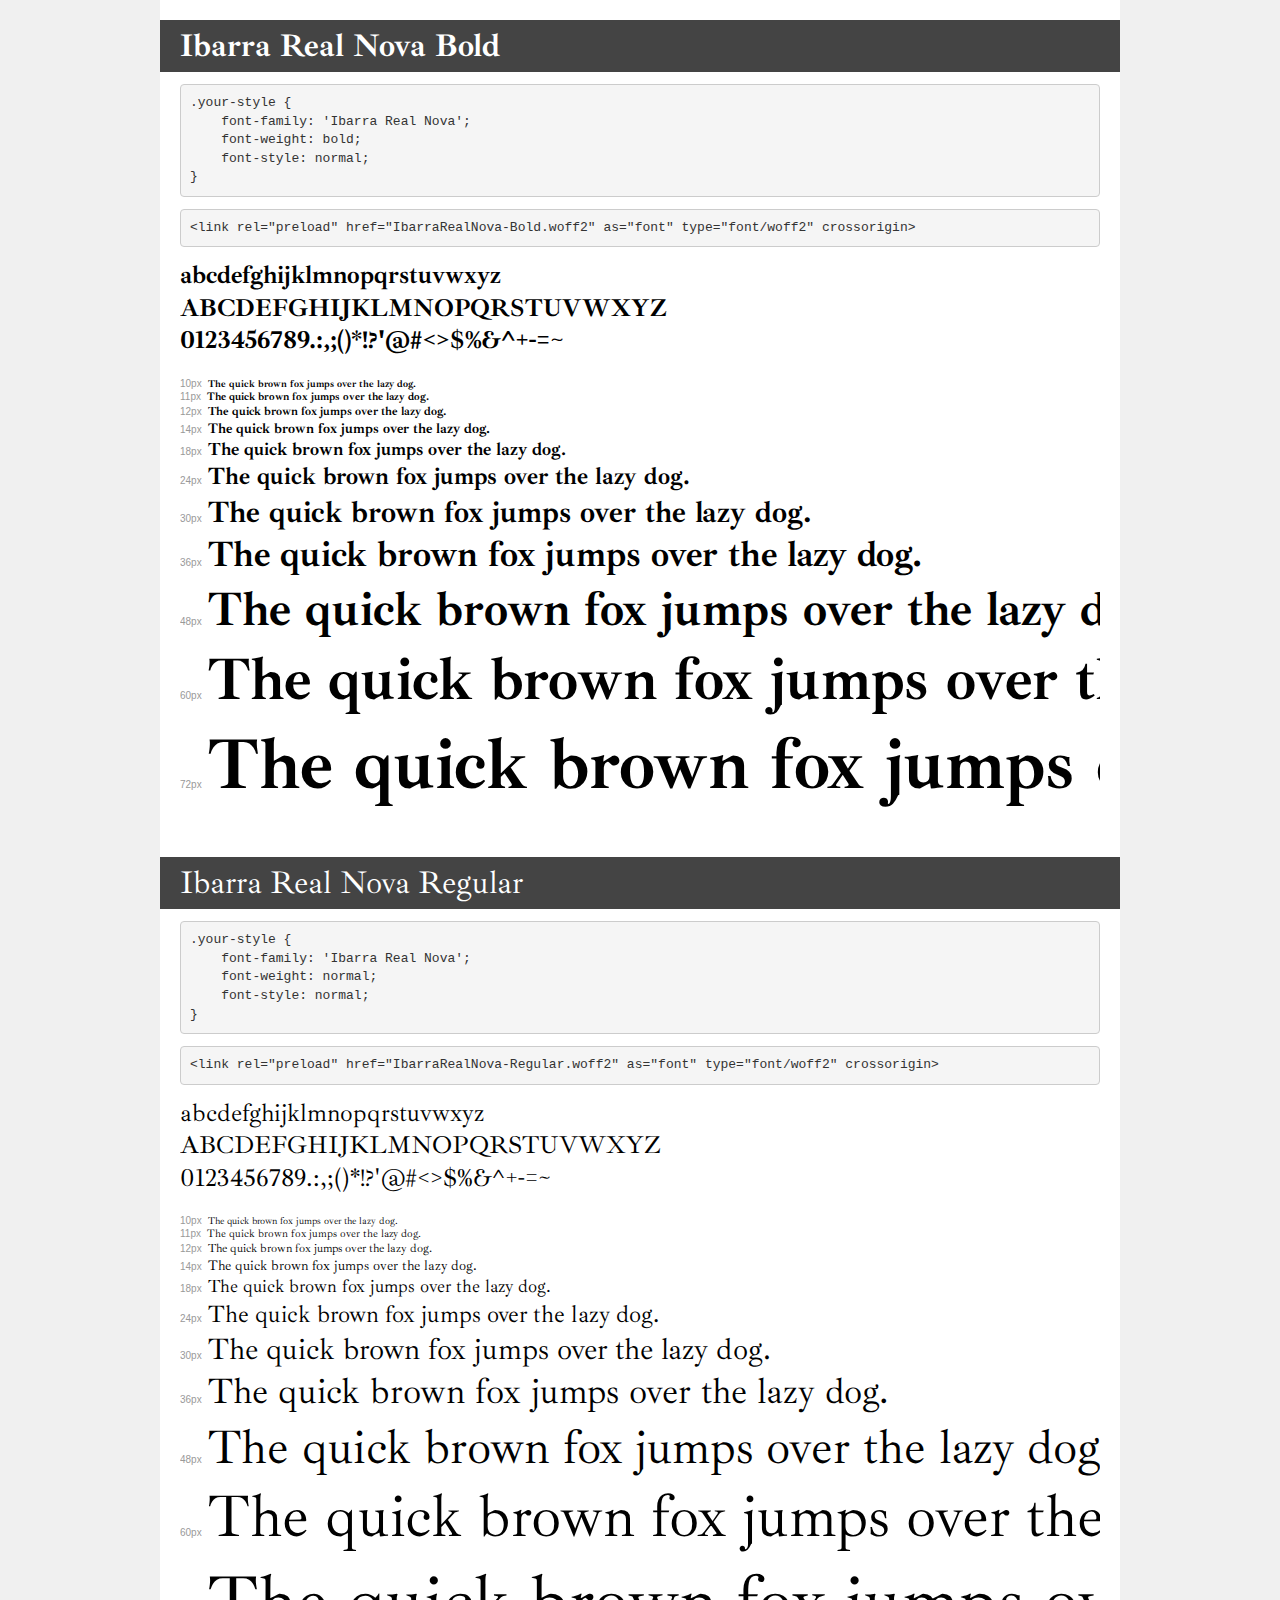
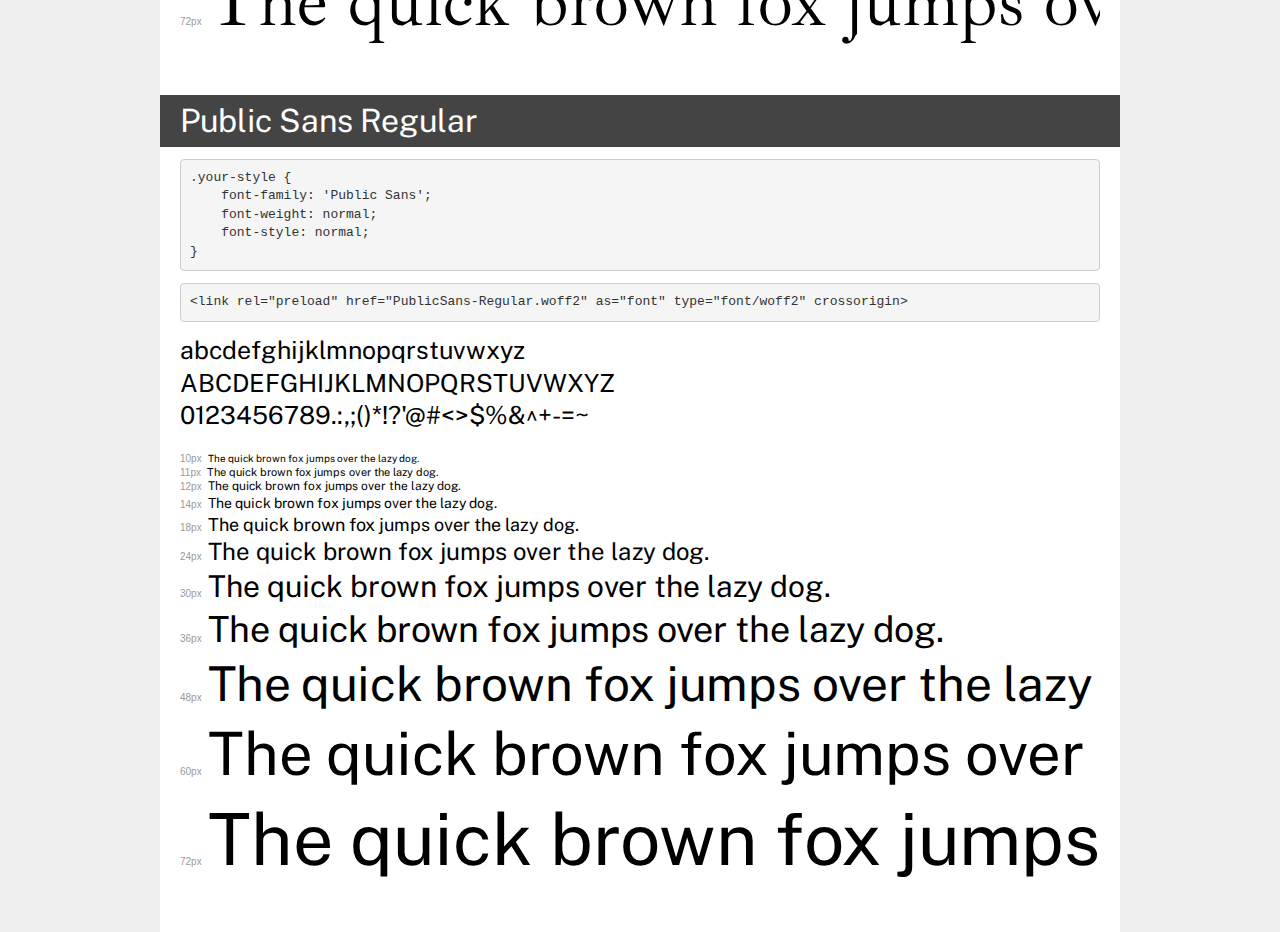
<file: fonts/demo.html>
<!DOCTYPE html>
<html lang="en">
<head>
    <meta charset="utf-8">
    <meta http-equiv="X-UA-Compatible" content="IE=edge">
    <meta name="viewport" content="width=device-width, initial-scale=1">
    <meta name="robots" content="noindex, noarchive">
    <meta name="format-detection" content="telephone=no">
    <title>Transfonter demo</title>
    <link href="stylesheet.css" rel="stylesheet">
    <style>
        /*
        http://meyerweb.com/eric/tools/css/reset/
        v2.0 | 20110126
        License: none (public domain)
        */
        html, body, div, span, applet, object, iframe,
        h1, h2, h3, h4, h5, h6, p, blockquote, pre,
        a, abbr, acronym, address, big, cite, code,
        del, dfn, em, img, ins, kbd, q, s, samp,
        small, strike, strong, sub, sup, tt, var,
        b, u, i, center,
        dl, dt, dd, ol, ul, li,
        fieldset, form, label, legend,
        table, caption, tbody, tfoot, thead, tr, th, td,
        article, aside, canvas, details, embed,
        figure, figcaption, footer, header, hgroup,
        menu, nav, output, ruby, section, summary,
        time, mark, audio, video {
            margin: 0;
            padding: 0;
            border: 0;
            font-size: 100%;
            font: inherit;
            vertical-align: baseline;
        }
        /* HTML5 display-role reset for older browsers */
        article, aside, details, figcaption, figure,
        footer, header, hgroup, menu, nav, section {
            display: block;
        }
        body {
            line-height: 1;
        }
        ol, ul {
            list-style: none;
        }
        blockquote, q {
            quotes: none;
        }
        blockquote:before, blockquote:after,
        q:before, q:after {
            content: '';
            content: none;
        }
        table {
            border-collapse: collapse;
            border-spacing: 0;
        }
        /* demo styles */
        body {
            background: #f0f0f0;
            color: #000;
        }
        .page {
            background: #fff;
            width: 920px;
            margin: 0 auto;
            padding: 20px 20px 0 20px;
            overflow: hidden;
        }
        .font-container {
            overflow-x: auto;
            overflow-y: hidden;
            margin-bottom: 40px;
            line-height: 1.3;
            white-space: nowrap;
            padding-bottom: 5px;
        }
        h1 {
            position: relative;
            background: #444;
            font-size: 32px;
            color: #fff;
            padding: 10px 20px;
            margin: 0 -20px 12px -20px;
        }
        .letters {
            font-size: 25px;
            margin-bottom: 20px;
        }
        .s10:before {
            content: '10px';
        }
        .s11:before {
            content: '11px';
        }
        .s12:before {
            content: '12px';
        }
        .s14:before {
            content: '14px';
        }
        .s18:before {
            content: '18px';
        }
        .s24:before {
            content: '24px';
        }
        .s30:before {
            content: '30px';
        }
        .s36:before {
            content: '36px';
        }
        .s48:before {
            content: '48px';
        }
        .s60:before {
            content: '60px';
        }
        .s72:before {
            content: '72px';
        }
        .s10:before, .s11:before, .s12:before, .s14:before,
        .s18:before, .s24:before, .s30:before, .s36:before,
        .s48:before, .s60:before, .s72:before {
            font-family: Arial, sans-serif;
            font-size: 10px;
            font-weight: normal;
            font-style: normal;
            color: #999;
            padding-right: 6px;
        }
        pre {
            display: block;
            padding: 9px;
            margin: 0 0 12px;
            font-family: Monaco, Menlo, Consolas, "Courier New", monospace;
            font-size: 13px;
            line-height: 1.428571429;
            color: #333;
            font-weight: normal;
            font-style: normal;
            background-color: #f5f5f5;
            border: 1px solid #ccc;
            overflow-x: auto;
            border-radius: 4px;
        }
        /* responsive */
        @media (max-width: 959px) {
            .page {
                width: auto;
                margin: 0;
            }
        }
    </style>
</head>
<body>
<div class="page">
    <div class="demo">
        <h1 style="font-family: 'Ibarra Real Nova'; font-weight: bold; font-style: normal;">Ibarra Real Nova Bold</h1>
        <pre title="Usage">.your-style {
    font-family: 'Ibarra Real Nova';
    font-weight: bold;
    font-style: normal;
}</pre>
        <pre title="Preload (optional)">
&lt;link rel=&quot;preload&quot; href=&quot;IbarraRealNova-Bold.woff2&quot; as=&quot;font&quot; type=&quot;font/woff2&quot; crossorigin&gt;</pre>
        <div class="font-container" style="font-family: 'Ibarra Real Nova'; font-weight: bold; font-style: normal;">
            <p class="letters">
                abcdefghijklmnopqrstuvwxyz<br>
ABCDEFGHIJKLMNOPQRSTUVWXYZ<br>
                0123456789.:,;()*!?'@#&lt;&gt;$%&^+-=~
            </p>
            <p class="s10" style="font-size: 10px;">The quick brown fox jumps over the lazy dog.</p>
            <p class="s11" style="font-size: 11px;">The quick brown fox jumps over the lazy dog.</p>
            <p class="s12" style="font-size: 12px;">The quick brown fox jumps over the lazy dog.</p>
            <p class="s14" style="font-size: 14px;">The quick brown fox jumps over the lazy dog.</p>
            <p class="s18" style="font-size: 18px;">The quick brown fox jumps over the lazy dog.</p>
            <p class="s24" style="font-size: 24px;">The quick brown fox jumps over the lazy dog.</p>
            <p class="s30" style="font-size: 30px;">The quick brown fox jumps over the lazy dog.</p>
            <p class="s36" style="font-size: 36px;">The quick brown fox jumps over the lazy dog.</p>
            <p class="s48" style="font-size: 48px;">The quick brown fox jumps over the lazy dog.</p>
            <p class="s60" style="font-size: 60px;">The quick brown fox jumps over the lazy dog.</p>
            <p class="s72" style="font-size: 72px;">The quick brown fox jumps over the lazy dog.</p>
        </div>
    </div>

    <div class="demo">
        <h1 style="font-family: 'Ibarra Real Nova'; font-weight: normal; font-style: normal;">Ibarra Real Nova Regular</h1>
        <pre title="Usage">.your-style {
    font-family: 'Ibarra Real Nova';
    font-weight: normal;
    font-style: normal;
}</pre>
        <pre title="Preload (optional)">
&lt;link rel=&quot;preload&quot; href=&quot;IbarraRealNova-Regular.woff2&quot; as=&quot;font&quot; type=&quot;font/woff2&quot; crossorigin&gt;</pre>
        <div class="font-container" style="font-family: 'Ibarra Real Nova'; font-weight: normal; font-style: normal;">
            <p class="letters">
                abcdefghijklmnopqrstuvwxyz<br>
ABCDEFGHIJKLMNOPQRSTUVWXYZ<br>
                0123456789.:,;()*!?'@#&lt;&gt;$%&^+-=~
            </p>
            <p class="s10" style="font-size: 10px;">The quick brown fox jumps over the lazy dog.</p>
            <p class="s11" style="font-size: 11px;">The quick brown fox jumps over the lazy dog.</p>
            <p class="s12" style="font-size: 12px;">The quick brown fox jumps over the lazy dog.</p>
            <p class="s14" style="font-size: 14px;">The quick brown fox jumps over the lazy dog.</p>
            <p class="s18" style="font-size: 18px;">The quick brown fox jumps over the lazy dog.</p>
            <p class="s24" style="font-size: 24px;">The quick brown fox jumps over the lazy dog.</p>
            <p class="s30" style="font-size: 30px;">The quick brown fox jumps over the lazy dog.</p>
            <p class="s36" style="font-size: 36px;">The quick brown fox jumps over the lazy dog.</p>
            <p class="s48" style="font-size: 48px;">The quick brown fox jumps over the lazy dog.</p>
            <p class="s60" style="font-size: 60px;">The quick brown fox jumps over the lazy dog.</p>
            <p class="s72" style="font-size: 72px;">The quick brown fox jumps over the lazy dog.</p>
        </div>
    </div>

    <div class="demo">
        <h1 style="font-family: 'Public Sans'; font-weight: normal; font-style: normal;">Public Sans Regular</h1>
        <pre title="Usage">.your-style {
    font-family: 'Public Sans';
    font-weight: normal;
    font-style: normal;
}</pre>
        <pre title="Preload (optional)">
&lt;link rel=&quot;preload&quot; href=&quot;PublicSans-Regular.woff2&quot; as=&quot;font&quot; type=&quot;font/woff2&quot; crossorigin&gt;</pre>
        <div class="font-container" style="font-family: 'Public Sans'; font-weight: normal; font-style: normal;">
            <p class="letters">
                abcdefghijklmnopqrstuvwxyz<br>
ABCDEFGHIJKLMNOPQRSTUVWXYZ<br>
                0123456789.:,;()*!?'@#&lt;&gt;$%&^+-=~
            </p>
            <p class="s10" style="font-size: 10px;">The quick brown fox jumps over the lazy dog.</p>
            <p class="s11" style="font-size: 11px;">The quick brown fox jumps over the lazy dog.</p>
            <p class="s12" style="font-size: 12px;">The quick brown fox jumps over the lazy dog.</p>
            <p class="s14" style="font-size: 14px;">The quick brown fox jumps over the lazy dog.</p>
            <p class="s18" style="font-size: 18px;">The quick brown fox jumps over the lazy dog.</p>
            <p class="s24" style="font-size: 24px;">The quick brown fox jumps over the lazy dog.</p>
            <p class="s30" style="font-size: 30px;">The quick brown fox jumps over the lazy dog.</p>
            <p class="s36" style="font-size: 36px;">The quick brown fox jumps over the lazy dog.</p>
            <p class="s48" style="font-size: 48px;">The quick brown fox jumps over the lazy dog.</p>
            <p class="s60" style="font-size: 60px;">The quick brown fox jumps over the lazy dog.</p>
            <p class="s72" style="font-size: 72px;">The quick brown fox jumps over the lazy dog.</p>
        </div>
    </div>

</div>
</body>
</html>
</file>
<file: fonts/stylesheet.css>
@font-face {
    font-family: 'Ibarra Real Nova';
    src: url('IbarraRealNova-Bold.woff2') format('woff2'),
        url('IbarraRealNova-Bold.woff') format('woff');
    font-weight: bold;
    font-style: normal;
    font-display: swap;
}

@font-face {
    font-family: 'Ibarra Real Nova';
    src: url('IbarraRealNova-Regular.woff2') format('woff2'),
        url('IbarraRealNova-Regular.woff') format('woff');
    font-weight: normal;
    font-style: normal;
    font-display: swap;
}

@font-face {
    font-family: 'Public Sans';
    src: url('PublicSans-Regular.woff2') format('woff2'),
        url('PublicSans-Regular.woff') format('woff');
    font-weight: normal;
    font-style: normal;
    font-display: swap;
}
</file>
<file: css/main.css>
/*! normalize.css v8.0.1 | MIT License | github.com/necolas/normalize.css */
/* Document
   ========================================================================== */
/**
 * 1. Correct the line height in all browsers.
 * 2. Prevent adjustments of font size after orientation changes in iOS.
 */
html {
  line-height: 1.15;
  /* 1 */
  -webkit-text-size-adjust: 100%;
  /* 2 */
}

/* Sections
     ========================================================================== */
/**
   * Remove the margin in all browsers.
   */
body {
  margin: 0;
}

/**
   * Render the `main` element consistently in IE.
   */
main {
  display: block;
}

/**
   * Correct the font size and margin on `h1` elements within `section` and
   * `article` contexts in Chrome, Firefox, and Safari.
   */
h1 {
  font-size: 2em;
  margin: 0.67em 0;
}

/* Grouping content
     ========================================================================== */
/**
   * 1. Add the correct box sizing in Firefox.
   * 2. Show the overflow in Edge and IE.
   */
hr {
  -webkit-box-sizing: content-box;
          box-sizing: content-box;
  /* 1 */
  height: 0;
  /* 1 */
  overflow: visible;
  /* 2 */
}

/**
   * 1. Correct the inheritance and scaling of font size in all browsers.
   * 2. Correct the odd `em` font sizing in all browsers.
   */
pre {
  font-family: monospace, monospace;
  /* 1 */
  font-size: 1em;
  /* 2 */
}

/* Text-level semantics
     ========================================================================== */
/**
   * Remove the gray background on active links in IE 10.
   */
a {
  background-color: transparent;
}

/**
   * 1. Remove the bottom border in Chrome 57-
   * 2. Add the correct text decoration in Chrome, Edge, IE, Opera, and Safari.
   */
abbr[title] {
  border-bottom: none;
  /* 1 */
  text-decoration: underline;
  /* 2 */
  -webkit-text-decoration: underline dotted;
          text-decoration: underline dotted;
  /* 2 */
}

/**
   * Add the correct font weight in Chrome, Edge, and Safari.
   */
b,
strong {
  font-weight: bolder;
}

/**
   * 1. Correct the inheritance and scaling of font size in all browsers.
   * 2. Correct the odd `em` font sizing in all browsers.
   */
code,
kbd,
samp {
  font-family: monospace, monospace;
  /* 1 */
  font-size: 1em;
  /* 2 */
}

/**
   * Add the correct font size in all browsers.
   */
small {
  font-size: 80%;
}

/**
   * Prevent `sub` and `sup` elements from affecting the line height in
   * all browsers.
   */
sub,
sup {
  font-size: 75%;
  line-height: 0;
  position: relative;
  vertical-align: baseline;
}

sub {
  bottom: -0.25em;
}

sup {
  top: -0.5em;
}

/* Embedded content
     ========================================================================== */
/**
   * Remove the border on images inside links in IE 10.
   */
img {
  border-style: none;
}

/* Forms
     ========================================================================== */
/**
   * 1. Change the font styles in all browsers.
   * 2. Remove the margin in Firefox and Safari.
   */
button,
input,
optgroup,
select,
textarea {
  font-family: inherit;
  /* 1 */
  font-size: 100%;
  /* 1 */
  line-height: 1.15;
  /* 1 */
  margin: 0;
  /* 2 */
}

/**
   * Show the overflow in IE.
   * 1. Show the overflow in Edge.
   */
button,
input {
  /* 1 */
  overflow: visible;
}

/**
   * Remove the inheritance of text transform in Edge, Firefox, and IE.
   * 1. Remove the inheritance of text transform in Firefox.
   */
button,
select {
  /* 1 */
  text-transform: none;
}

/**
   * Correct the inability to style clickable types in iOS and Safari.
   */
button,
[type="button"],
[type="reset"],
[type="submit"] {
  -webkit-appearance: button;
}

/**
   * Remove the inner border and padding in Firefox.
   */
button::-moz-focus-inner,
[type="button"]::-moz-focus-inner,
[type="reset"]::-moz-focus-inner,
[type="submit"]::-moz-focus-inner {
  border-style: none;
  padding: 0;
}

/**
   * Restore the focus styles unset by the previous rule.
   */
button:-moz-focusring,
[type="button"]:-moz-focusring,
[type="reset"]:-moz-focusring,
[type="submit"]:-moz-focusring {
  outline: 1px dotted ButtonText;
}

/**
   * Correct the padding in Firefox.
   */
fieldset {
  padding: 0.35em 0.75em 0.625em;
}

/**
   * 1. Correct the text wrapping in Edge and IE.
   * 2. Correct the color inheritance from `fieldset` elements in IE.
   * 3. Remove the padding so developers are not caught out when they zero out
   *    `fieldset` elements in all browsers.
   */
legend {
  -webkit-box-sizing: border-box;
          box-sizing: border-box;
  /* 1 */
  color: inherit;
  /* 2 */
  display: table;
  /* 1 */
  max-width: 100%;
  /* 1 */
  padding: 0;
  /* 3 */
  white-space: normal;
  /* 1 */
}

/**
   * Add the correct vertical alignment in Chrome, Firefox, and Opera.
   */
progress {
  vertical-align: baseline;
}

/**
   * Remove the default vertical scrollbar in IE 10+.
   */
textarea {
  overflow: auto;
}

/**
   * 1. Add the correct box sizing in IE 10.
   * 2. Remove the padding in IE 10.
   */
[type="checkbox"],
[type="radio"] {
  -webkit-box-sizing: border-box;
          box-sizing: border-box;
  /* 1 */
  padding: 0;
  /* 2 */
}

/**
   * Correct the cursor style of increment and decrement buttons in Chrome.
   */
[type="number"]::-webkit-inner-spin-button,
[type="number"]::-webkit-outer-spin-button {
  height: auto;
}

/**
   * 1. Correct the odd appearance in Chrome and Safari.
   * 2. Correct the outline style in Safari.
   */
[type="search"] {
  -webkit-appearance: textfield;
  /* 1 */
  outline-offset: -2px;
  /* 2 */
}

/**
   * Remove the inner padding in Chrome and Safari on macOS.
   */
[type="search"]::-webkit-search-decoration {
  -webkit-appearance: none;
}

/**
   * 1. Correct the inability to style clickable types in iOS and Safari.
   * 2. Change font properties to `inherit` in Safari.
   */
::-webkit-file-upload-button {
  -webkit-appearance: button;
  /* 1 */
  font: inherit;
  /* 2 */
}

/* Interactive
     ========================================================================== */
/*
   * Add the correct display in Edge, IE 10+, and Firefox.
   */
details {
  display: block;
}

/*
   * Add the correct display in all browsers.
   */
summary {
  display: list-item;
}

/* Misc
     ========================================================================== */
/**
   * Add the correct display in IE 10+.
   */
template {
  display: none;
}

/**
   * Add the correct display in IE 10.
   */
[hidden] {
  display: none;
}

@font-face {
  font-family: 'Ibarra Real Nova700';
  src: url("../fonts/IbarraRealNova-Bold.woff2") format("woff2"), url("../fonts/IbarraRealNova-Bold.woff") format("woff");
  font-weight: bold;
  font-style: normal;
  font-display: swap;
}

@font-face {
  font-family: 'Ibarra Real Nova400';
  src: url("../fonts/IbarraRealNova-Regular.woff2") format("woff2"), url("../fonts/IbarraRealNova-Regular.woff") format("woff");
  font-weight: normal;
  font-style: normal;
  font-display: swap;
}

@font-face {
  font-family: 'Public Sans400';
  src: url("../fonts/PublicSans-Regular.woff2") format("woff2"), url("../fonts/PublicSans-Regular.woff") format("woff");
  font-weight: normal;
  font-style: normal;
  font-display: swap;
}

@font-face {
  font-family: 'Public Sans700';
  src: url("../fonts/PublicSans-Bold.woff2") format("woff2"), url("../fonts/PublicSans-Bold.woff") format("woff");
  font-weight: bold;
  font-style: normal;
  font-display: swap;
}

/* GENERAL */
html {
  -webkit-box-sizing: border-box;
          box-sizing: border-box;
  height: 100%;
  scroll-behavior: smooth;
}

*,
*::before,
*::after {
  -webkit-box-sizing: inherit;
          box-sizing: inherit;
}

body {
  padding: 0;
  margin: 0;
  font-family: "Public Sans400", "Arial", sans-serif;
  background-color: #FAFAFA;
  color: #33323D;
}

img {
  max-width: 100%;
  height: auto;
}

.visually-hidden {
  position: absolute;
  width: 1px;
  height: 1px;
  margin: -1px;
  border: 0;
  padding: 0;
  clip: rect(0 0 0 0);
  overflow: hidden;
}

.container {
  max-width: 1130px;
  padding: 0 10px;
  margin: 0 auto;
}

.button-primary {
  display: -webkit-inline-box;
  display: -ms-inline-flexbox;
  display: inline-flex;
  -webkit-box-align: center;
      -ms-flex-align: center;
          align-items: center;
  background-color: #203A4C;
  color: #5FB4A2;
  text-decoration: none;
}

.button-primary__box {
  padding: 18px 16px;
  background-color: rgba(0, 0, 0, 0.1);
}

.button-primary__desc {
  font-family: "Public Sans400";
  font-size: 12px;
  line-height: 14px;
  color: #FFF;
  margin: 0;
  padding: 0 36px;
  letter-spacing: 2px;
  text-transform: uppercase;
}

.button-primary:hover {
  background-color: #5FB4A2;
  color: #FFF;
}

.button-primary:disabled {
  opacity: 0.2;
}

.button-secondary {
  font-family: "Public Sans400";
  font-size: 12px;
  line-height: 14px;
  color: #33323D;
  display: inline-block;
  padding: 17px 34px;
  border: 1px solid #33323D;
  text-decoration: none;
}

.button-secondary:hover {
  background-color: #33323D;
  color: #FAFAFA;
}

.button-secondary:disabled {
  opacity: 0.2;
}

.site-nav__list {
  margin: 0;
  padding: 0;
  list-style: none;
  display: -webkit-box;
  display: -ms-flexbox;
  display: flex;
  -webkit-box-align: center;
      -ms-flex-align: center;
          align-items: center;
}

.site-nav__item:not(:last-child) {
  margin-right: 42px;
}

.site-nav__item-link {
  font-family: "Public Sans400";
  font-size: 12px;
  line-height: 14px;
  color: #33323D;
  text-decoration: none;
  letter-spacing: 2px;
  text-transform: uppercase;
}

.site-nav__item-link--white {
  color: #FFF;
}

.site-nav__item-link--active {
  color: #5FB4A2;
}

.social-box {
  display: -webkit-box;
  display: -ms-flexbox;
  display: flex;
  -webkit-box-align: center;
      -ms-flex-align: center;
          align-items: center;
}

.social-box__link {
  text-decoration: none;
  color: #FFF;
}

.social-box__link:not(:last-child) {
  margin-right: 15px;
}

.social-box__link--black {
  color: #33323D;
}

.site-header {
  padding: 64px 0 54px 0;
}

.site-header__container {
  display: -webkit-box;
  display: -ms-flexbox;
  display: flex;
  -webkit-box-align: center;
      -ms-flex-align: center;
          align-items: center;
  -webkit-box-pack: justify;
      -ms-flex-pack: justify;
          justify-content: space-between;
  position: relative;
}

.site-header__logo-link {
  color: #33323D;
}

.site-header__button {
  display: none;
  border: none;
  background-color: transparent;
}

@media only screen and (max-width: 500px) {
  .site-header__button {
    display: block;
  }
  .site-header__nav {
    display: none;
  }
  .site-header--active .site-header__button-icon {
    display: none;
  }
  .site-header--active .site-header__button {
    background-image: url(../../img/header/close.svg);
    width: 24px;
    height: 24px;
    background-repeat: no-repeat;
    background-position-x: center;
    background-position-y: center;
    background-size: cover;
  }
  .site-header--active .site-header__nav {
    display: block;
    position: absolute;
    z-index: 10;
    right: 5px;
    top: calc(100% + 20px);
  }
  .site-header--active .site-header__nav-list {
    -webkit-box-orient: vertical;
    -webkit-box-direction: normal;
        -ms-flex-direction: column;
            flex-direction: column;
    -webkit-box-align: center;
        -ms-flex-align: center;
            align-items: center;
    padding: 40px 0;
    width: 223px;
    background-color: #33323D;
    text-align: center;
  }
  .site-header--active .site-header__nav-item:not(:last-child) {
    margin-right: 0;
    margin-bottom: 32px;
  }
  .site-header--active .site-header__nav-item-link {
    color: #FFF;
  }
}

.hero-section {
  background-image: url(../../img/main/hero-sec.jpg);
  background-position-y: center;
  background-position-x: center;
  background-repeat: no-repeat;
  background-size: cover;
  padding-top: 243px;
  margin-bottom: 96px;
}

@media only screen and (-webkit-min-device-pixel-ratio: 2), only screen and (min--moz-device-pixel-ratio: 2), only screen and (min-device-pixel-ratio: 2), only screen and (min-resolution: 192dpi), only screen and (min-resolution: 2dppx) {
  background-image: url(../../img/main/hero-sec@2x.jpg);
}

.hero-section__box {
  padding: 56px 55px 0 0;
  background-color: #FAFAFA;
  max-width: 445px;
}

.hero-section__desc {
  font-family: "Ibarra Real Nova700";
  font-size: 50px;
  line-height: 50px;
  color: #33323D;
  margin-top: 0;
  margin-bottom: 53px;
  letter-spacing: -0.446429px;
}

@media only screen and (max-width: 900px) {
  .hero-section {
    background-position-x: calc(50% - 34px);
  }
}

@media only screen and (max-width: 768px) {
  .hero-section {
    padding-top: 322px;
  }
  .hero-section__box {
    max-width: 514px;
  }
  .hero-section__desc {
    font-size: 40px;
    line-height: 42px;
    letter-spacing: -0.357143px;
    margin-bottom: 48px;
  }
}

@media only screen and (max-width: 750px) {
  .hero-section {
    padding-top: 180px;
    background-position: calc(50% - 25px);
  }
}

@media only screen and (max-width: 600px) {
  .hero-section {
    background-size: contain;
    padding-top: 300px;
    background-position-y: 0;
    background-position-x: center;
    position: relative;
  }
  .hero-section__box {
    top: 100%;
    max-width: 370px;
    position: absolute;
    padding: 0;
  }
}

@media only screen and (max-width: 500px) {
  .hero-section {
    padding-top: 250px;
  }
}

@media only screen and (max-width: 500px) {
  .hero-section {
    padding-top: 200px;
  }
}

@media only screen and (max-width: 375px) {
  .hero-section__desc {
    margin-bottom: 32px;
  }
}

.aboutMe-section {
  padding-top: 150px;
  display: -webkit-box;
  display: -ms-flexbox;
  display: flex;
  -webkit-box-align: center;
      -ms-flex-align: center;
          align-items: center;
  -webkit-box-pack: justify;
      -ms-flex-pack: justify;
          justify-content: space-between;
}

.aboutMe-section__box {
  border-top: 1px solid rgba(51, 50, 61, 0.15);
  border-bottom: 1px solid rgba(51, 50, 61, 0.15);
  max-width: 350px;
  padding: 50px 0;
}

.aboutMe-section__title {
  font-family: "Ibarra Real Nova700";
  font-size: 40px;
  line-height: 42px;
  color: #33323D;
  margin-top: 0;
  margin-bottom: 28px;
  letter-spacing: -0.357143px;
}

.aboutMe-section__subtitle {
  font-family: "Public Sans400";
  font-size: 16px;
  line-height: 30px;
  color: rgba(51, 50, 61, 0.8);
  margin-top: 0;
  margin-bottom: 24px;
}

@media only screen and (max-width: 678px) {
  .aboutMe-section {
    -webkit-box-orient: vertical;
    -webkit-box-direction: normal;
        -ms-flex-direction: column;
            flex-direction: column;
  }
  .aboutMe-section__img {
    margin-bottom: 32px;
    max-width: 540px;
  }
  .aboutMe-section__box {
    padding: 32px 0 50px 0;
    max-width: 540px;
  }
}

@media only screen and (max-width: 600px) {
  .aboutMe-section {
    padding-top: 200px;
    text-align: center;
  }
}

@media only screen and (max-width: 330px) {
  .aboutMe-section {
    padding-top: 220px;
  }
}

.contactme-section {
  padding-top: 48px;
  margin-bottom: 109px;
  border-top: 1px solid rgba(51, 50, 61, 0.15);
  display: -webkit-box;
  display: -ms-flexbox;
  display: flex;
  -webkit-box-align: center;
      -ms-flex-align: center;
          align-items: center;
  -webkit-box-pack: justify;
      -ms-flex-pack: justify;
          justify-content: space-between;
}

.contactme-section__title {
  font-family: "Ibarra Real Nova700";
  font-size: 40px;
  line-height: 42px;
  color: #33323D;
  margin: 0;
  letter-spacing: -0.357143px;
}

.contactme-section__form {
  max-width: 635px;
  position: relative;
}

.contactme-section__box {
  display: -webkit-box;
  display: -ms-flexbox;
  display: flex;
  -webkit-box-orient: vertical;
  -webkit-box-direction: normal;
      -ms-flex-direction: column;
          flex-direction: column;
}

.contactme-section__box-desc {
  font-family: "Public Sans700";
  font-size: 13px;
  line-height: 30px;
  color: #33323D;
  opacity: 0.8;
  margin-top: 0;
  margin-bottom: 8px;
}

.contactme-section__box-input {
  width: 635px;
  border: none;
  background-color: rgba(51, 50, 61, 0.1);
  margin-bottom: 24px;
  border: 1px solid transparent;
}

.contactme-section__box-input:nth-child(1), .contactme-section__box-input:nth-child(2) {
  padding: 9px 16px;
}

.contactme-section__box-error {
  font-family: "Public Sans700";
  font-size: 10px;
  line-height: 12px;
  color: #F43030;
  display: none;
  margin: 0;
  position: absolute;
}

.contactme-section__box:nth-child(1) .contactme-section__box-error {
  top: 79px;
}

.contactme-section__box:nth-child(2) .contactme-section__box-error {
  top: 179px;
}

.contactme-section__box:nth-child(3) .contactme-section__box-error {
  top: 297px;
}

.contactme-section__box-input:not(:focus):not(:placeholder-shown):invalid ~ .contactme-section__box-error {
  display: block;
}

.contactme-section__box-input:not(:focus):not(:placeholder-shown):invalid {
  border: 1px solid #F43030;
}

.contactme-section__box-input:not(:focus):not(:placeholder-shown):valid {
  border: 1px solid #5FB4A2;
}

.contactme-section__box-button {
  font-family: "Public Sans400";
  font-size: 12px;
  line-height: 14px;
  color: #FFF;
  letter-spacing: 2px;
  text-transform: uppercase;
  text-decoration: none;
  padding: 17px 24px;
  background-color: #203A4C;
  border: none;
}

@media only screen and (max-width: 900px) {
  .contactme-section__box-input {
    width: 300px;
  }
  .contactme-section {
    -webkit-box-orient: vertical;
    -webkit-box-direction: normal;
        -ms-flex-direction: column;
            flex-direction: column;
  }
  .contactme-section__title {
    margin-bottom: 24px;
  }
}

.site-footer {
  padding: 24px 0;
  background-color: #33323D;
}

.site-footer__container {
  display: -webkit-box;
  display: -ms-flexbox;
  display: flex;
  -webkit-box-align: center;
      -ms-flex-align: center;
          align-items: center;
  -webkit-box-pack: justify;
      -ms-flex-pack: justify;
          justify-content: space-between;
}

.site-footer__box {
  display: -webkit-box;
  display: -ms-flexbox;
  display: flex;
  -webkit-box-align: center;
      -ms-flex-align: center;
          align-items: center;
}

.site-footer__logo-link {
  margin-right: 50px;
  color: #FFF;
}

@media only screen and (max-width: 570px) {
  .site-footer__container {
    -webkit-box-orient: vertical;
    -webkit-box-direction: normal;
        -ms-flex-direction: column;
            flex-direction: column;
  }
  .site-footer__box {
    -webkit-box-orient: vertical;
    -webkit-box-direction: normal;
        -ms-flex-direction: column;
            flex-direction: column;
  }
  .site-footer__logo-link {
    margin: 0;
    margin-bottom: 40px;
  }
  .site-footer__nav {
    margin-bottom: 40px;
  }
}

@media only screen and (max-width: 375px) {
  .site-footer__list {
    -webkit-box-orient: vertical;
    -webkit-box-direction: normal;
        -ms-flex-direction: column;
            flex-direction: column;
  }
  .site-footer__item:not(:last-child) {
    margin-right: 0;
    margin-bottom: 32px;
  }
}

.get-in-touch-section {
  margin-top: 20px;
  margin-bottom: 48px;
  display: -webkit-box;
  display: -ms-flexbox;
  display: flex;
  -webkit-box-align: center;
      -ms-flex-align: center;
          align-items: center;
  -webkit-box-pack: justify;
      -ms-flex-pack: justify;
          justify-content: space-between;
  border-top: 1px solid rgba(51, 50, 61, 0.15);
  padding-top: 47px;
}

.get-in-touch-section__title {
  font-family: "Ibarra Real Nova700";
  font-size: 40px;
  line-height: 42px;
  color: #33323D;
  margin: 0;
  letter-spacing: -0.357143px;
}

.get-in-touch-section__box {
  max-width: 635px;
}

.get-in-touch-section__desc {
  font-family: "Public Sans400";
  font-size: 16px;
  line-height: 30px;
  color: #33323D;
  margin-top: 0;
  margin-bottom: 24px;
  letter-spacing: -0.357143px;
  opacity: 0.8;
}

@media only screen and (max-width: 900px) {
  .get-in-touch-section {
    -webkit-box-orient: vertical;
    -webkit-box-direction: normal;
        -ms-flex-direction: column;
            flex-direction: column;
  }
  .get-in-touch-section__title {
    margin-bottom: 24px;
  }
}

.cta-section {
  display: -webkit-box;
  display: -ms-flexbox;
  display: flex;
  -webkit-box-align: center;
      -ms-flex-align: center;
          align-items: center;
  padding: 150px 0;
}

.cta-section-desc {
  font-family: "Ibarra Real Nova700";
  font-size: 40px;
  line-height: 42px;
  color: #33323D;
  margin: 0;
  letter-spacing: -0.357143px;
  max-width: 350px;
}

.cta-section__line {
  height: 1px;
  -webkit-box-flex: 1;
      -ms-flex-positive: 1;
          flex-grow: 1;
  background-color: rgba(51, 50, 61, 0.15);
  margin: 0 32px;
}

@media only screen and (max-width: 720px) {
  .cta-section {
    -webkit-box-orient: vertical;
    -webkit-box-direction: normal;
        -ms-flex-direction: column;
            flex-direction: column;
    text-align: center;
    padding: 115px 0 80px 0;
  }
  .cta-section-desc {
    max-width: 500px;
    margin-bottom: 40px;
  }
  .cta-section__line {
    display: none;
  }
}

.set-section {
  display: -webkit-box;
  display: -ms-flexbox;
  display: flex;
  -webkit-box-align: center;
      -ms-flex-align: center;
          align-items: center;
  -webkit-box-pack: center;
      -ms-flex-pack: center;
          justify-content: center;
  -webkit-box-orient: vertical;
  -webkit-box-direction: normal;
      -ms-flex-direction: column;
          flex-direction: column;
  padding-top: 48px;
}

.set-section__box {
  display: -webkit-box;
  display: -ms-flexbox;
  display: flex;
  -webkit-box-align: center;
      -ms-flex-align: center;
          align-items: center;
  -webkit-box-pack: justify;
      -ms-flex-pack: justify;
          justify-content: space-between;
  width: 100%;
}

.set-section__box:nth-child(even) {
  -webkit-box-orient: horizontal;
  -webkit-box-direction: reverse;
      -ms-flex-direction: row-reverse;
          flex-direction: row-reverse;
  padding-left: 93px;
}

.set-section__box:nth-child(odd) {
  padding-right: 93px;
}

.set-section__box:not(:last-child) {
  margin-bottom: 80px;
}

.set-section__content {
  padding: 103px 0;
  border-top: 1px solid rgba(51, 50, 61, 0.15);
  border-bottom: 1px solid rgba(51, 50, 61, 0.15);
  max-width: 350px;
}

.set-section__box:nth-child(odd) .set-section__content {
  margin-left: 7px;
}

.set-section__box:nth-child(even) .set-section__content {
  margin-right: 7px;
}

.set-section__title {
  font-family: "Ibarra Real Nova700";
  font-size: 40px;
  line-height: 42px;
  color: #33323D;
  margin-top: 0;
  margin-bottom: 28px;
  letter-spacing: -0.357143px;
}

.set-section__subtitle {
  font-family: "Public Sans400";
  font-size: 16px;
  line-height: 30px;
  color: #33323D;
  margin-top: 0;
  margin-bottom: 24px;
  opacity: 0.8;
}

@media only screen and (max-width: 1000px) {
  .set-section__img {
    max-width: 340px;
    -ms-flex-negative: 0;
        flex-shrink: 0;
    display: block;
  }
  .set-section__content {
    max-width: 281px;
  }
}

@media only screen and (max-width: 770px) {
  .set-section__box {
    -webkit-box-orient: vertical;
    -webkit-box-direction: normal;
        -ms-flex-direction: column;
            flex-direction: column;
  }
  .set-section__img {
    max-width: 400px;
  }
  .set-section__img:not(:last-child) {
    margin-bottom: 32px;
  }
  .set-section__content {
    padding: 32px 0 24px 0;
    max-width: 400px;
  }
  .set-section__box:nth-child(even) {
    -webkit-box-orient: vertical;
    -webkit-box-direction: normal;
        -ms-flex-direction: column;
            flex-direction: column;
    padding-left: 0;
  }
  .set-section__box:nth-child(odd) {
    padding-right: 0;
  }
}
/*# sourceMappingURL=main.css.map */
</file>
